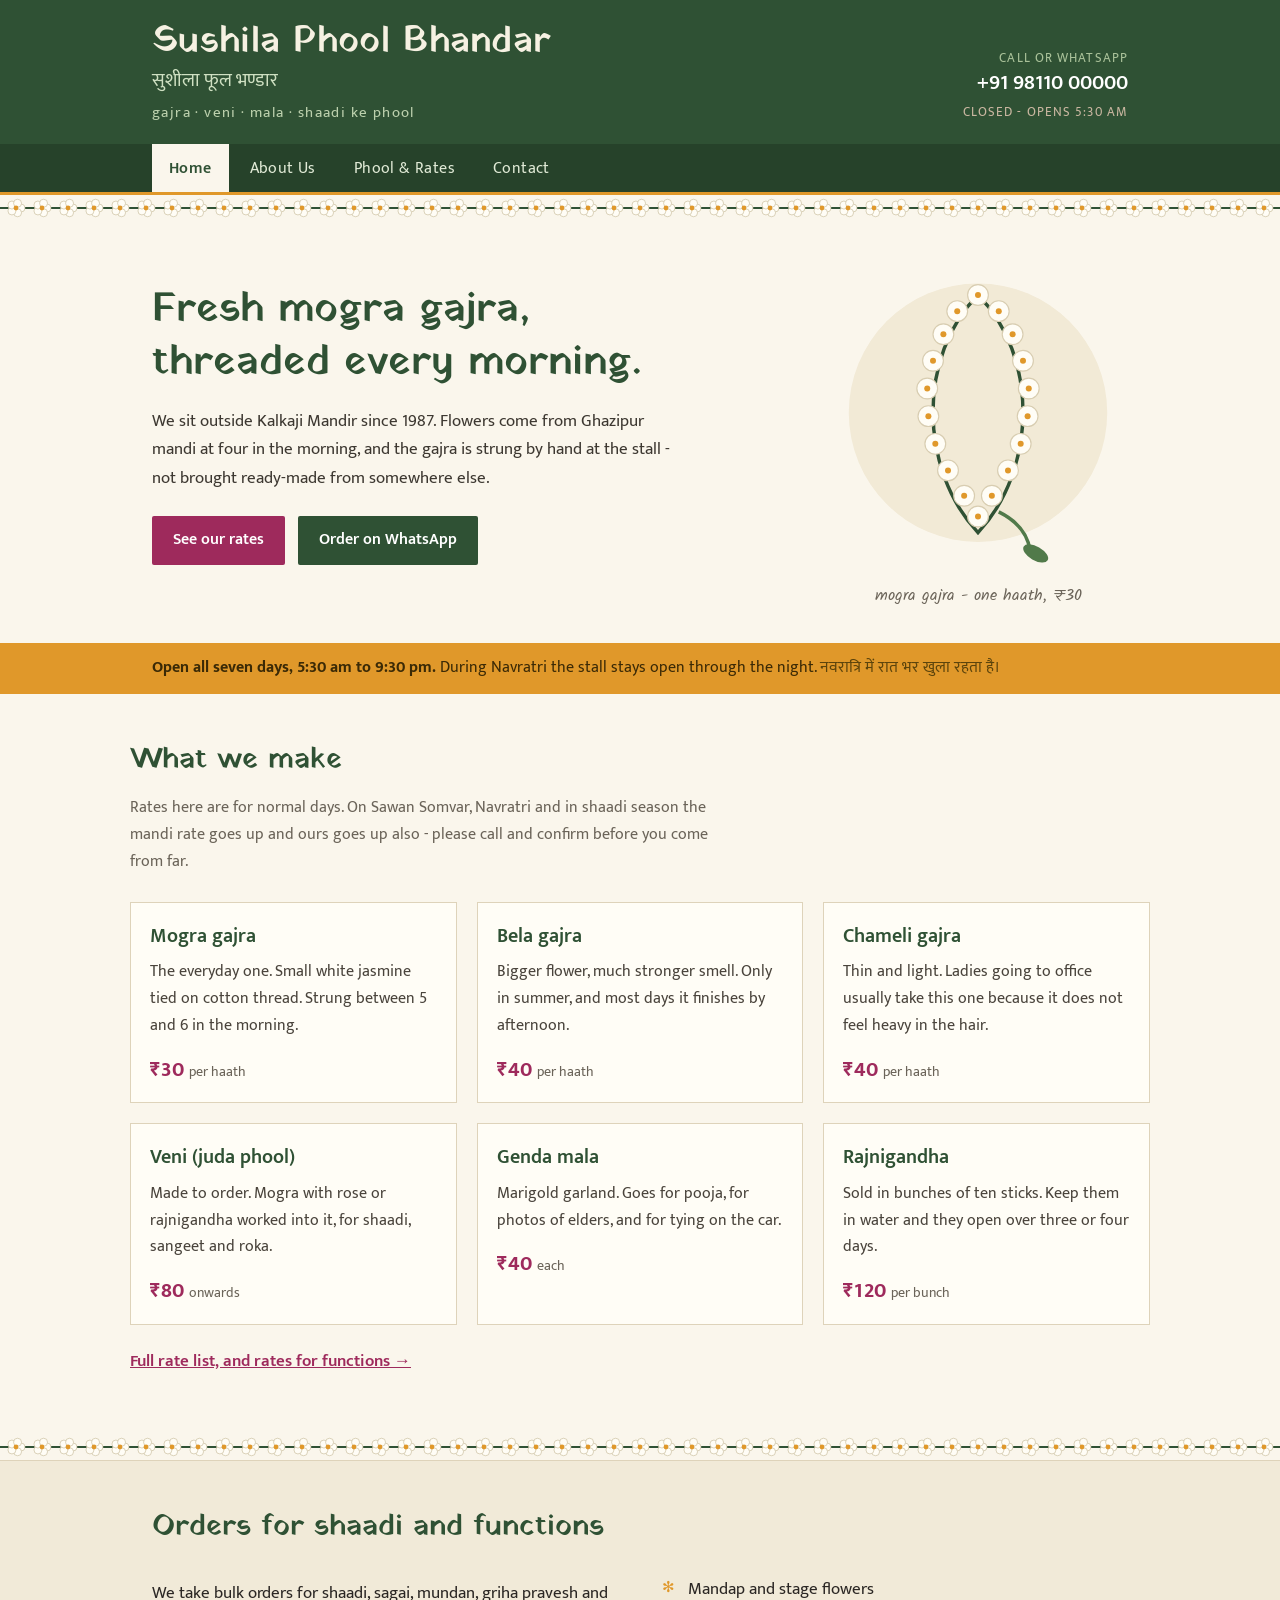
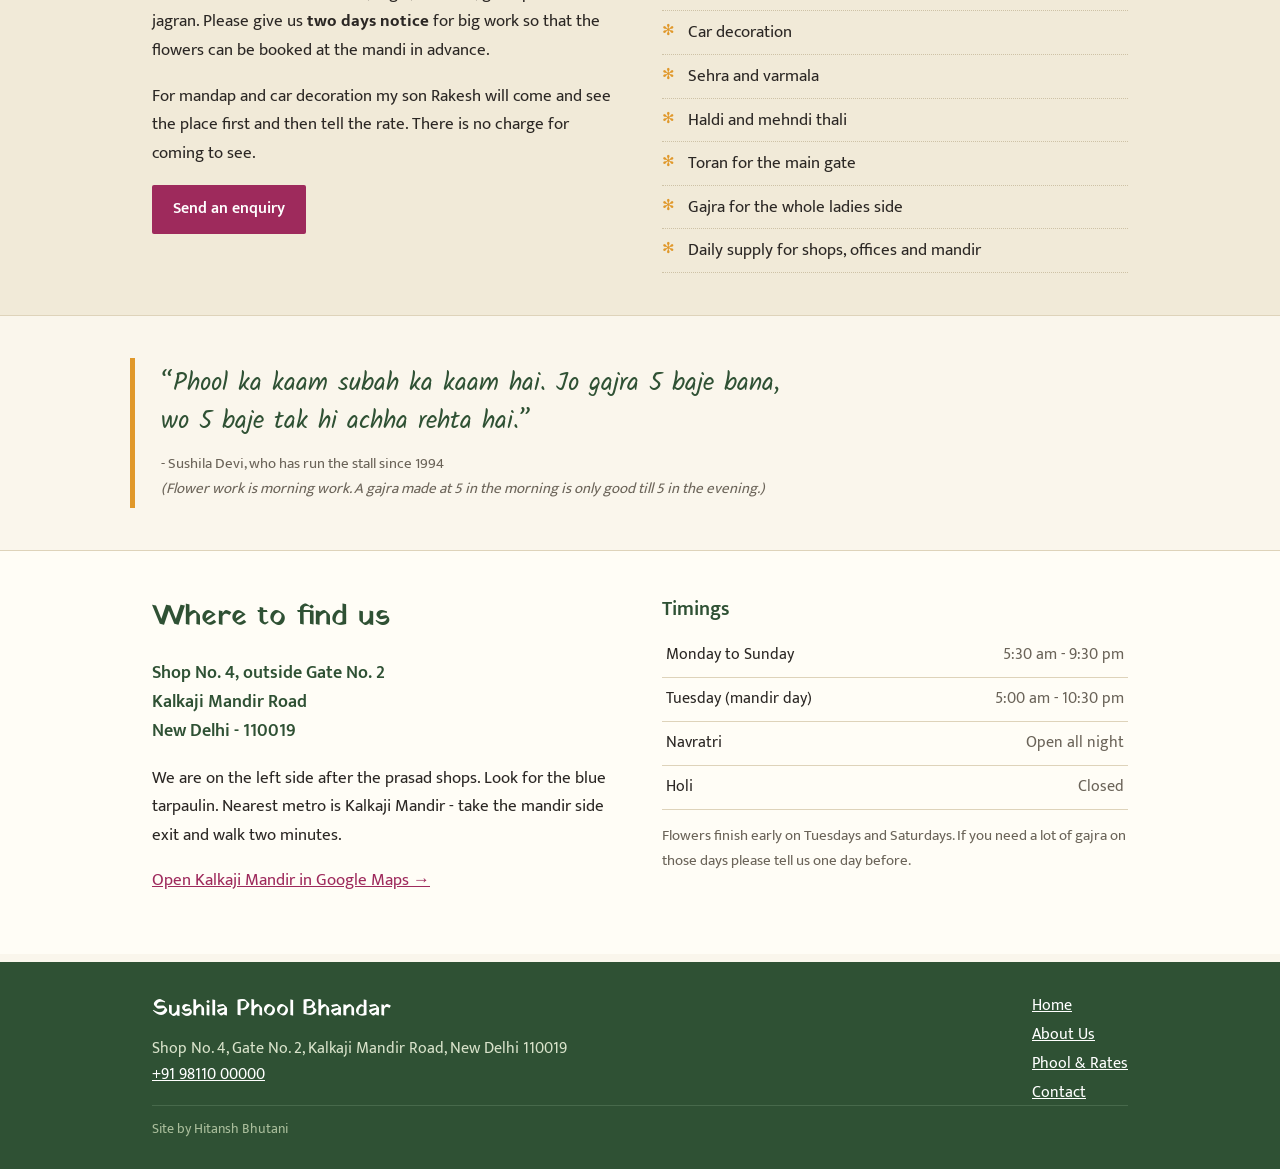
<file: index.html>
<!DOCTYPE html>
<html lang="en">
<head>
<meta charset="utf-8">
<meta name="viewport" content="width=device-width, initial-scale=1">
<title>Sushila Phool Bhandar - gajra &amp; flowers, Kalkaji, New Delhi</title>
<meta name="description" content="Fresh mogra gajra, veni, garlands and flowers for pooja and functions. Outside Kalkaji Mandir Gate No. 2, New Delhi. Open since 1987.">
<link rel="preconnect" href="https://fonts.googleapis.com">
<link rel="preconnect" href="https://fonts.gstatic.com" crossorigin>
<link href="https://fonts.googleapis.com/css2?family=Yatra+One&family=Mukta:wght@300;400;600;700&family=Kalam:wght@400;700&display=swap" rel="stylesheet">
<link rel="stylesheet" href="style.css">
<link rel="icon" href="favicon.svg" type="image/svg+xml">
</head>
<body>

<!-- nav - if you copy this into a new page remember to move the class="on" -->
<header class="hd">
  <div class="hd-inner wrap">
    <div class="hd-name">
      <a href="index.html"><h1>Sushila Phool Bhandar</h1></a>
      <p class="hd-hindi">सुशीला फूल भण्डार</p>
      <p class="hd-sub">gajra &middot; veni &middot; mala &middot; shaadi ke phool</p>
    </div>
    <div class="hd-ph">
      <span class="lbl">Call or WhatsApp</span>
      <a href="tel:+919811000000">+91 98110 00000</a>
      <span class="lbl openflag" id="openNow">Kalkaji Mandir, Gate 2</span>
    </div>
  </div>
</header>

<nav class="nav">
  <div class="wrap nav-in">
    <a href="index.html" class="on">Home</a>
    <a href="about.html">About Us</a>
    <a href="phool.html">Phool &amp; Rates</a>
    <a href="contact.html">Contact</a>
  </div>
</nav>

<div class="gajra-line"></div>

<section class="hero">
  <div class="wrap hero-in">
    <div class="hero-txt">
      <h2>Fresh mogra gajra,<br>threaded every morning.</h2>
      <p>We sit outside Kalkaji Mandir since 1987. Flowers come from Ghazipur mandi at
      four in the morning, and the gajra is strung by hand at the stall - not brought
      ready-made from somewhere else.</p>
      <p class="hero-btns">
        <a class="btn" href="phool.html">See our rates</a>
        <a class="btn btn2" href="https://wa.me/919811000000?text=Namaste%2C%20I%20want%20to%20order%20flowers." target="_blank" rel="noopener">Order on WhatsApp</a>
      </p>
    </div>
    <div class="hero-pic">
      <svg viewBox="0 0 260 262" role="img" aria-label="Drawing of a mogra gajra loop">
        <circle cx="130" cy="128" r="112" fill="#f2ead6"/>
        <path d="M130 26 C 78 78, 78 176, 130 232 C 182 176, 182 78, 130 26 Z" fill="none" stroke="#2f5134" stroke-width="3"/>
        <g fill="#fffdf6" stroke="#d8cdb1" stroke-width="1">
          <circle cx="130" cy="26" r="9"/><circle cx="112" cy="40" r="9"/><circle cx="148" cy="40" r="9"/>
          <circle cx="100" cy="60" r="9"/><circle cx="160" cy="60" r="9"/>
          <circle cx="91" cy="83" r="9"/><circle cx="169" cy="83" r="9"/>
          <circle cx="86" cy="107" r="9"/><circle cx="174" cy="107" r="9"/>
          <circle cx="87" cy="131" r="9"/><circle cx="173" cy="131" r="9"/>
          <circle cx="93" cy="155" r="9"/><circle cx="167" cy="155" r="9"/>
          <circle cx="104" cy="178" r="9"/><circle cx="156" cy="178" r="9"/>
          <circle cx="118" cy="200" r="9"/><circle cx="142" cy="200" r="9"/>
          <circle cx="130" cy="218" r="9"/>
        </g>
        <g fill="#e0982a">
          <circle cx="130" cy="26" r="2.6"/><circle cx="112" cy="40" r="2.6"/><circle cx="148" cy="40" r="2.6"/>
          <circle cx="100" cy="60" r="2.6"/><circle cx="160" cy="60" r="2.6"/>
          <circle cx="91" cy="83" r="2.6"/><circle cx="169" cy="83" r="2.6"/>
          <circle cx="86" cy="107" r="2.6"/><circle cx="174" cy="107" r="2.6"/>
          <circle cx="87" cy="131" r="2.6"/><circle cx="173" cy="131" r="2.6"/>
          <circle cx="93" cy="155" r="2.6"/><circle cx="167" cy="155" r="2.6"/>
          <circle cx="104" cy="178" r="2.6"/><circle cx="156" cy="178" r="2.6"/>
          <circle cx="118" cy="200" r="2.6"/><circle cx="142" cy="200" r="2.6"/>
          <circle cx="130" cy="218" r="2.6"/>
        </g>
        <path d="M148 214 q 24 12 27 33" fill="none" stroke="#517a4a" stroke-width="3"/>
        <ellipse cx="180" cy="250" rx="12" ry="6" fill="#517a4a" transform="rotate(30 180 250)"/>
      </svg>
      <p class="cap">mogra gajra - one haath, &#8377;30</p>
    </div>
  </div>
</section>

<section class="strip">
  <div class="wrap">
    <p><b>Open all seven days, 5:30 am to 9:30 pm.</b> During Navratri the stall stays
    open through the night. <span class="strip-hi">नवरात्रि में रात भर खुला रहता है।</span></p>
  </div>
</section>

<main>

<section class="wrap sec">
  <h3 class="sec-h">What we make</h3>
  <p class="sec-note">Rates here are for normal days. On Sawan Somvar, Navratri and in
  shaadi season the mandi rate goes up and ours goes up also - please call and confirm
  before you come from far.</p>

  <div class="grid">
    <div class="item">
      <h4>Mogra gajra</h4>
      <p>The everyday one. Small white jasmine tied on cotton thread. Strung between
      5 and 6 in the morning.</p>
      <p class="rate">&#8377;30 <span>per haath</span></p>
    </div>
    <div class="item">
      <h4>Bela gajra</h4>
      <p>Bigger flower, much stronger smell. Only in summer, and most days it finishes
      by afternoon.</p>
      <p class="rate">&#8377;40 <span>per haath</span></p>
    </div>
    <div class="item">
      <h4>Chameli gajra</h4>
      <p>Thin and light. Ladies going to office usually take this one because it does
      not feel heavy in the hair.</p>
      <p class="rate">&#8377;40 <span>per haath</span></p>
    </div>
    <div class="item">
      <h4>Veni (juda phool)</h4>
      <p>Made to order. Mogra with rose or rajnigandha worked into it, for shaadi,
      sangeet and roka.</p>
      <p class="rate">&#8377;80 <span>onwards</span></p>
    </div>
    <div class="item">
      <h4>Genda mala</h4>
      <p>Marigold garland. Goes for pooja, for photos of elders, and for tying on
      the car.</p>
      <p class="rate">&#8377;40 <span>each</span></p>
    </div>
    <div class="item">
      <h4>Rajnigandha</h4>
      <p>Sold in bunches of ten sticks. Keep them in water and they open over three
      or four days.</p>
      <p class="rate">&#8377;120 <span>per bunch</span></p>
    </div>
  </div>
  <p class="more"><a href="phool.html">Full rate list, and rates for functions &rarr;</a></p>
</section>

<div class="gajra-line"></div>

<section class="sec sec-fn">
  <div class="wrap">
    <h3 class="sec-h">Orders for shaadi and functions</h3>
    <div class="two-col">
      <div>
        <p>We take bulk orders for shaadi, sagai, mundan, griha pravesh and jagran.
        Please give us <b>two days notice</b> for big work so that the flowers can be
        booked at the mandi in advance.</p>
        <p>For mandap and car decoration my son Rakesh will come and see the place
        first and then tell the rate. There is no charge for coming to see.</p>
        <p class="hero-btns" style="margin-top:18px">
          <a class="btn" href="contact.html">Send an enquiry</a>
        </p>
      </div>
      <ul class="tick">
        <li>Mandap and stage flowers</li>
        <li>Car decoration</li>
        <li>Sehra and varmala</li>
        <li>Haldi and mehndi thali</li>
        <li>Toran for the main gate</li>
        <li>Gajra for the whole ladies side</li>
        <li>Daily supply for shops, offices and mandir</li>
      </ul>
    </div>
  </div>
</section>

<section class="wrap sec">
  <blockquote class="quote">
    <p>&ldquo;Phool ka kaam subah ka kaam hai. Jo gajra 5 baje bana, wo 5 baje tak hi
    achha rehta hai.&rdquo;</p>
    <footer>- Sushila Devi, who has run the stall since 1994
    <br><span class="tr">(Flower work is morning work. A gajra made at 5 in the morning
    is only good till 5 in the evening.)</span></footer>
  </blockquote>
</section>

<section class="sec sec-find">
  <div class="wrap two-col">
    <div>
      <h3 class="sec-h">Where to find us</h3>
      <p class="addr">
        Shop No. 4, outside Gate No. 2<br>
        Kalkaji Mandir Road<br>
        New Delhi - 110019
      </p>
      <p>We are on the left side after the prasad shops. Look for the blue tarpaulin.
      Nearest metro is Kalkaji Mandir - take the mandir side exit and walk two minutes.</p>
      <p><a href="https://www.google.com/maps/search/?api=1&amp;query=Kalkaji+Mandir+New+Delhi" target="_blank" rel="noopener">Open Kalkaji Mandir in Google Maps &rarr;</a></p>
    </div>
    <div class="hours">
      <h4>Timings</h4>
      <table class="hr-table">
        <tr><td>Monday to Sunday</td><td>5:30 am - 9:30 pm</td></tr>
        <tr><td>Tuesday (mandir day)</td><td>5:00 am - 10:30 pm</td></tr>
        <tr><td>Navratri</td><td>Open all night</td></tr>
        <tr><td>Holi</td><td>Closed</td></tr>
      </table>
      <p class="small">Flowers finish early on Tuesdays and Saturdays. If you need a lot
      of gajra on those days please tell us one day before.</p>
    </div>
  </div>
</section>

</main>

<footer class="ft">
  <div class="wrap ft-in">
    <div>
      <p class="ft-name">Sushila Phool Bhandar</p>
      <p>Shop No. 4, Gate No. 2, Kalkaji Mandir Road, New Delhi 110019<br>
      <a href="tel:+919811000000">+91 98110 00000</a></p>
    </div>
    <div class="ft-nav">
      <a href="index.html">Home</a>
      <a href="about.html">About Us</a>
      <a href="phool.html">Phool &amp; Rates</a>
      <a href="contact.html">Contact</a>
    </div>
  </div>
  <div class="wrap">
    <p class="ft-small">Site by Hitansh Bhutani</p>
  </div>
</footer>

<script src="script.js"></script>
</body>
</html>
</file>
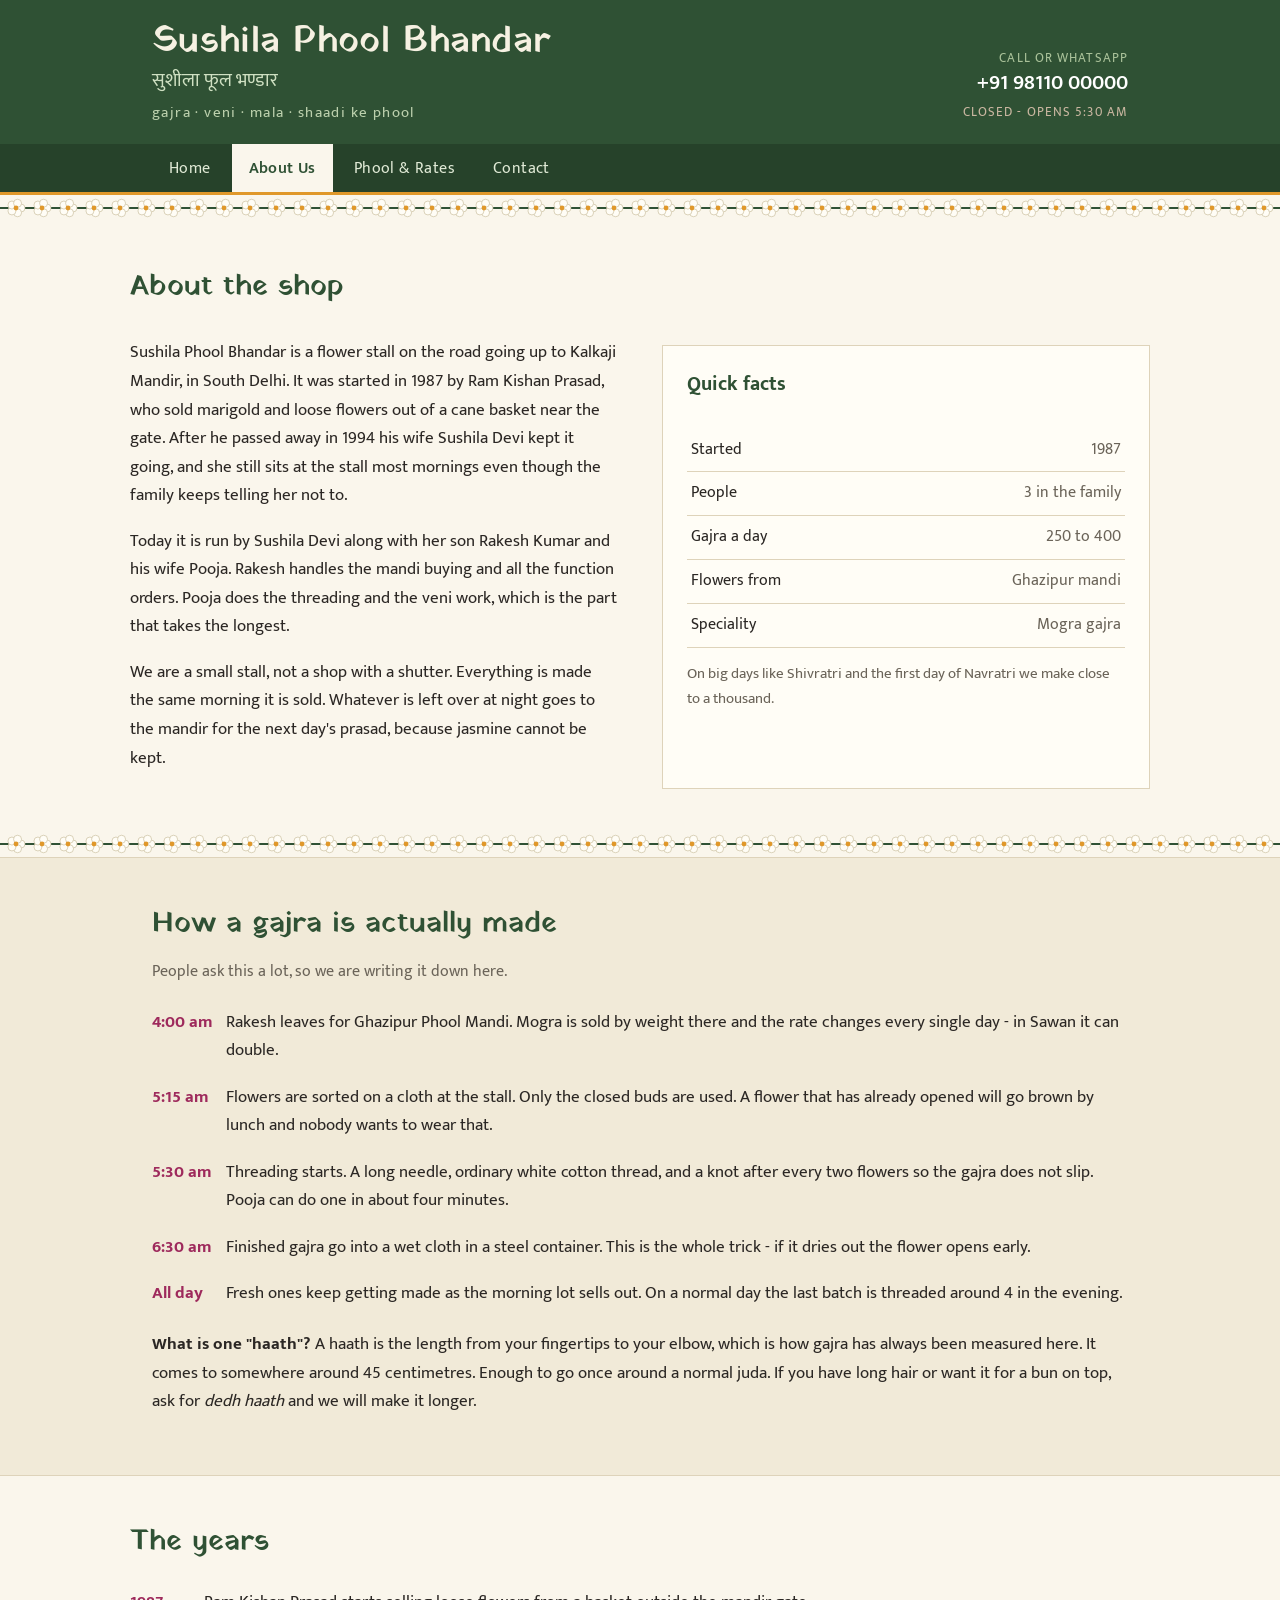
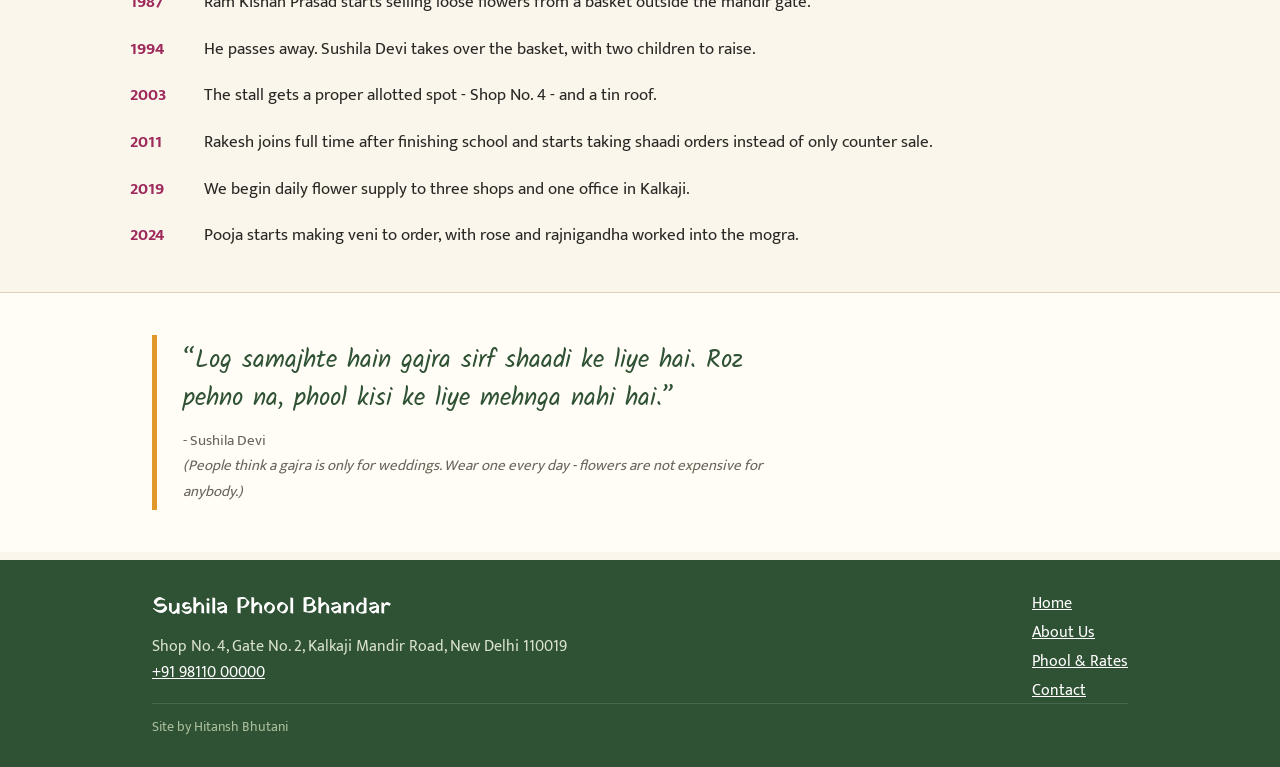
<file: about.html>
<!DOCTYPE html>
<html lang="en">
<head>
<meta charset="utf-8">
<meta name="viewport" content="width=device-width, initial-scale=1">
<title>About us - Sushila Phool Bhandar, Kalkaji</title>
<meta name="description" content="A flower stall outside Kalkaji Mandir since 1987. How we buy flowers at Ghazipur mandi and thread gajra by hand every morning.">
<link rel="preconnect" href="https://fonts.googleapis.com">
<link rel="preconnect" href="https://fonts.gstatic.com" crossorigin>
<link href="https://fonts.googleapis.com/css2?family=Yatra+One&family=Mukta:wght@300;400;600;700&family=Kalam:wght@400;700&display=swap" rel="stylesheet">
<link rel="stylesheet" href="style.css">
<link rel="icon" href="favicon.svg" type="image/svg+xml">
</head>
<body>

<header class="hd">
  <div class="hd-inner wrap">
    <div class="hd-name">
      <a href="index.html"><h1>Sushila Phool Bhandar</h1></a>
      <p class="hd-hindi">सुशीला फूल भण्डार</p>
      <p class="hd-sub">gajra &middot; veni &middot; mala &middot; shaadi ke phool</p>
    </div>
    <div class="hd-ph">
      <span class="lbl">Call or WhatsApp</span>
      <a href="tel:+919811000000">+91 98110 00000</a>
      <span class="lbl openflag" id="openNow">Kalkaji Mandir, Gate 2</span>
    </div>
  </div>
</header>

<nav class="nav">
  <div class="wrap nav-in">
    <a href="index.html">Home</a>
    <a href="about.html" class="on">About Us</a>
    <a href="phool.html">Phool &amp; Rates</a>
    <a href="contact.html">Contact</a>
  </div>
</nav>

<div class="gajra-line"></div>

<main>

<section class="wrap sec">
  <h3 class="sec-h">About the shop</h3>
  <div class="two-col">
    <div>
      <p>Sushila Phool Bhandar is a flower stall on the road going up to Kalkaji Mandir,
      in South Delhi. It was started in 1987 by Ram Kishan Prasad, who sold marigold and
      loose flowers out of a cane basket near the gate. After he passed away in 1994 his
      wife Sushila Devi kept it going, and she still sits at the stall most mornings even
      though the family keeps telling her not to.</p>

      <p>Today it is run by Sushila Devi along with her son Rakesh Kumar and his wife
      Pooja. Rakesh handles the mandi buying and all the function orders. Pooja does the
      threading and the veni work, which is the part that takes the longest.</p>

      <p>We are a small stall, not a shop with a shutter. Everything is made the same
      morning it is sold. Whatever is left over at night goes to the mandir for the next
      day's prasad, because jasmine cannot be kept.</p>
    </div>

    <div class="aboutBox">
      <h4 style="margin-top:0;color:#2f5134;font-size:20px;">Quick facts</h4>
      <table class="hr-table">
        <tr><td>Started</td><td>1987</td></tr>
        <tr><td>People</td><td>3 in the family</td></tr>
        <tr><td>Gajra a day</td><td>250 to 400</td></tr>
        <tr><td>Flowers from</td><td>Ghazipur mandi</td></tr>
        <tr><td>Speciality</td><td>Mogra gajra</td></tr>
      </table>
      <p class="small" style="margin-bottom:0">On big days like Shivratri and the first
      day of Navratri we make close to a thousand.</p>
    </div>
  </div>
</section>

<div class="gajra-line"></div>

<section class="sec sec-fn">
  <div class="wrap">
    <h3 class="sec-h">How a gajra is actually made</h3>
    <p class="sec-note">People ask this a lot, so we are writing it down here.</p>

    <ul class="years">
      <li><b>4:00 am</b> Rakesh leaves for Ghazipur Phool Mandi. Mogra is sold by weight
      there and the rate changes every single day - in Sawan it can double.</li>

      <li><b>5:15 am</b> Flowers are sorted on a cloth at the stall. Only the closed buds
      are used. A flower that has already opened will go brown by lunch and nobody wants
      to wear that.</li>

      <li><b>5:30 am</b> Threading starts. A long needle, ordinary white cotton thread,
      and a knot after every two flowers so the gajra does not slip. Pooja can do one in
      about four minutes.</li>

      <li><b>6:30 am</b> Finished gajra go into a wet cloth in a steel container. This is
      the whole trick - if it dries out the flower opens early.</li>

      <li><b>All day</b> Fresh ones keep getting made as the morning lot sells out. On a
      normal day the last batch is threaded around 4 in the evening.</li>
    </ul>

    <p style="margin-top:22px"><b>What is one "haath"?</b> A haath is the length from
    your fingertips to your elbow, which is how gajra has always been measured here. It
    comes to somewhere around 45 centimetres. Enough to go once around a normal juda. If
    you have long hair or want it for a bun on top, ask for <i>dedh haath</i> and we will
    make it longer.</p>
  </div>
</section>

<section class="wrap sec">
  <h3 class="sec-h">The years</h3>
  <ul class="years">
    <li><b>1987</b> Ram Kishan Prasad starts selling loose flowers from a basket outside
    the mandir gate.</li>
    <li><b>1994</b> He passes away. Sushila Devi takes over the basket, with two children
    to raise.</li>
    <li><b>2003</b> The stall gets a proper allotted spot - Shop No. 4 - and a tin roof.</li>
    <li><b>2011</b> Rakesh joins full time after finishing school and starts taking
    shaadi orders instead of only counter sale.</li>
    <li><b>2019</b> We begin daily flower supply to three shops and one office in
    Kalkaji.</li>
    <li><b>2024</b> Pooja starts making veni to order, with rose and rajnigandha worked
    into the mogra.</li>
  </ul>
</section>

<section class="sec sec-find">
  <div class="wrap">
    <blockquote class="quote">
      <p>&ldquo;Log samajhte hain gajra sirf shaadi ke liye hai. Roz pehno na, phool
      kisi ke liye mehnga nahi hai.&rdquo;</p>
      <footer>- Sushila Devi
      <br><span class="tr">(People think a gajra is only for weddings. Wear one every
      day - flowers are not expensive for anybody.)</span></footer>
    </blockquote>
  </div>
</section>

</main>

<footer class="ft">
  <div class="wrap ft-in">
    <div>
      <p class="ft-name">Sushila Phool Bhandar</p>
      <p>Shop No. 4, Gate No. 2, Kalkaji Mandir Road, New Delhi 110019<br>
      <a href="tel:+919811000000">+91 98110 00000</a></p>
    </div>
    <div class="ft-nav">
      <a href="index.html">Home</a>
      <a href="about.html">About Us</a>
      <a href="phool.html">Phool &amp; Rates</a>
      <a href="contact.html">Contact</a>
    </div>
  </div>
  <div class="wrap">
    <p class="ft-small">Site by Hitansh Bhutani</p>
  </div>
</footer>

<script src="script.js"></script>
</body>
</html>
</file>
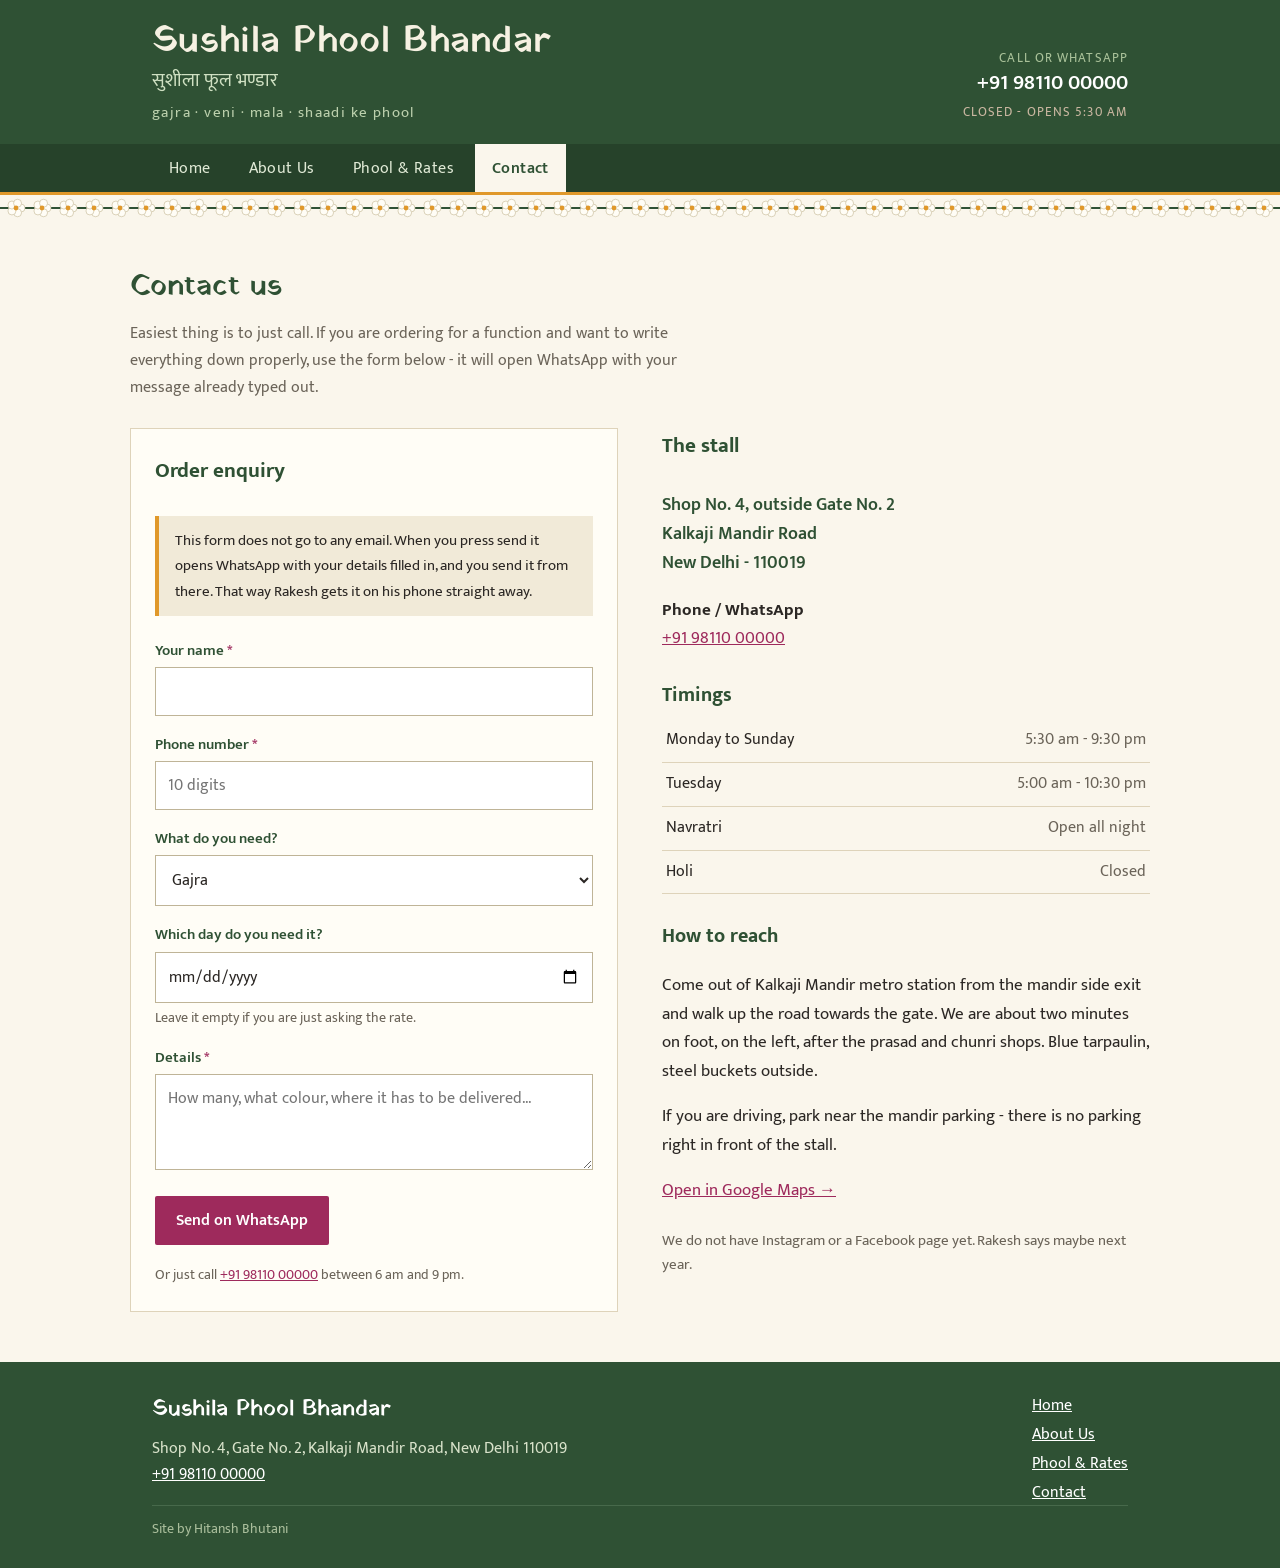
<file: contact.html>
<!DOCTYPE html>
<html lang="en">
<head>
<meta charset="utf-8">
<meta name="viewport" content="width=device-width, initial-scale=1">
<title>Contact &amp; order - Sushila Phool Bhandar, Kalkaji</title>
<meta name="description" content="Call, WhatsApp or send an order enquiry to Sushila Phool Bhandar. Shop No. 4, Gate No. 2, Kalkaji Mandir Road, New Delhi 110019.">
<link rel="preconnect" href="https://fonts.googleapis.com">
<link rel="preconnect" href="https://fonts.gstatic.com" crossorigin>
<link href="https://fonts.googleapis.com/css2?family=Yatra+One&family=Mukta:wght@300;400;600;700&family=Kalam:wght@400;700&display=swap" rel="stylesheet">
<link rel="stylesheet" href="style.css">
<link rel="icon" href="favicon.svg" type="image/svg+xml">
</head>
<body>

<header class="hd">
  <div class="hd-inner wrap">
    <div class="hd-name">
      <a href="index.html"><h1>Sushila Phool Bhandar</h1></a>
      <p class="hd-hindi">सुशीला फूल भण्डार</p>
      <p class="hd-sub">gajra &middot; veni &middot; mala &middot; shaadi ke phool</p>
    </div>
    <div class="hd-ph">
      <span class="lbl">Call or WhatsApp</span>
      <a href="tel:+919811000000">+91 98110 00000</a>
      <span class="lbl openflag" id="openNow">Kalkaji Mandir, Gate 2</span>
    </div>
  </div>
</header>

<nav class="nav">
  <div class="wrap nav-in">
    <a href="index.html">Home</a>
    <a href="about.html">About Us</a>
    <a href="phool.html">Phool &amp; Rates</a>
    <a href="contact.html" class="on">Contact</a>
  </div>
</nav>

<div class="gajra-line"></div>

<main>

<section class="wrap sec">
  <h3 class="sec-h">Contact us</h3>
  <p class="sec-note">Easiest thing is to just call. If you are ordering for a function
  and want to write everything down properly, use the form below - it will open WhatsApp
  with your message already typed out.</p>

  <div class="two-col" style="margin-top:26px">

    <div class="form-box">
      <h4 style="margin-top:0;color:#2f5134;font-size:21px;">Order enquiry</h4>
      <div class="formnote">This form does not go to any email. When you press send it
      opens WhatsApp with your details filled in, and you send it from there. That way
      Rakesh gets it on his phone straight away.</div>

      <!-- TODO: ask Rakesh if he wants a second number added here for Pooja -->
      <form id="enq" novalidate>
        <div class="field" id="f-name">
          <label for="nm">Your name <span class="req">*</span></label>
          <input type="text" id="nm" name="nm" autocomplete="name">
          <p class="err">Please write your name.</p>
        </div>

        <div class="field" id="f-ph">
          <label for="ph">Phone number <span class="req">*</span></label>
          <input type="tel" id="ph" name="ph" inputmode="numeric" autocomplete="tel" placeholder="10 digits">
          <p class="err">Please put a 10 digit mobile number.</p>
        </div>

        <div class="field">
          <label for="need">What do you need?</label>
          <select id="need" name="need">
            <option>Gajra</option>
            <option>Veni / juda phool</option>
            <option>Mala or varmala</option>
            <option>Pooja flowers</option>
            <option>Shaadi or function decoration</option>
            <option>Daily supply for shop or office</option>
            <option>Something else</option>
          </select>
        </div>

        <div class="field">
          <label for="dt">Which day do you need it?</label>
          <input type="date" id="dt" name="dt">
          <p class="hint">Leave it empty if you are just asking the rate.</p>
        </div>

        <div class="field" id="f-msg">
          <label for="msg">Details <span class="req">*</span></label>
          <textarea id="msg" name="msg" placeholder="How many, what colour, where it has to be delivered..."></textarea>
          <p class="err">Please write a line or two about what you need.</p>
        </div>

        <button type="submit" class="btn">Send on WhatsApp</button>
        <p class="hint" style="margin-top:10px">Or just call <a href="tel:+919811000000">+91 98110 00000</a> between 6 am and 9 pm.</p>
      </form>

      <div class="sent" id="sent">
        <b>WhatsApp should have opened in a new tab.</b>
        <p style="margin-bottom:0">If it did not open, your browser may have blocked the
        popup. Please call us on <a href="tel:+919811000000">+91 98110 00000</a> instead.</p>
      </div>
    </div>

    <div>
      <h4 style="color:#2f5134;font-size:21px;margin-top:0;">The stall</h4>
      <p class="addr">
        Shop No. 4, outside Gate No. 2<br>
        Kalkaji Mandir Road<br>
        New Delhi - 110019
      </p>

      <p><b>Phone / WhatsApp</b><br>
      <a href="tel:+919811000000">+91 98110 00000</a></p>

      <h4 style="color:#2f5134;font-size:20px;margin-bottom:6px;">Timings</h4>
      <table class="hr-table">
        <tr><td>Monday to Sunday</td><td>5:30 am - 9:30 pm</td></tr>
        <tr><td>Tuesday</td><td>5:00 am - 10:30 pm</td></tr>
        <tr><td>Navratri</td><td>Open all night</td></tr>
        <tr><td>Holi</td><td>Closed</td></tr>
      </table>

      <h4 style="color:#2f5134;font-size:20px;margin:26px 0 6px;">How to reach</h4>
      <p>Come out of Kalkaji Mandir metro station from the mandir side exit and walk up
      the road towards the gate. We are about two minutes on foot, on the left, after the
      prasad and chunri shops. Blue tarpaulin, steel buckets outside.</p>
      <p>If you are driving, park near the mandir parking - there is no parking right in
      front of the stall.</p>
      <p><a href="https://www.google.com/maps/search/?api=1&amp;query=Kalkaji+Mandir+New+Delhi" target="_blank" rel="noopener">Open in Google Maps &rarr;</a></p>

      <p class="small" style="margin-top:24px">We do not have Instagram or a Facebook
      page yet. Rakesh says maybe next year.</p>
    </div>

  </div>
</section>

</main>

<footer class="ft">
  <div class="wrap ft-in">
    <div>
      <p class="ft-name">Sushila Phool Bhandar</p>
      <p>Shop No. 4, Gate No. 2, Kalkaji Mandir Road, New Delhi 110019<br>
      <a href="tel:+919811000000">+91 98110 00000</a></p>
    </div>
    <div class="ft-nav">
      <a href="index.html">Home</a>
      <a href="about.html">About Us</a>
      <a href="phool.html">Phool &amp; Rates</a>
      <a href="contact.html">Contact</a>
    </div>
  </div>
  <div class="wrap">
    <p class="ft-small">Site by Hitansh Bhutani</p>
  </div>
</footer>

<script src="script.js"></script>
</body>
</html>
</file>
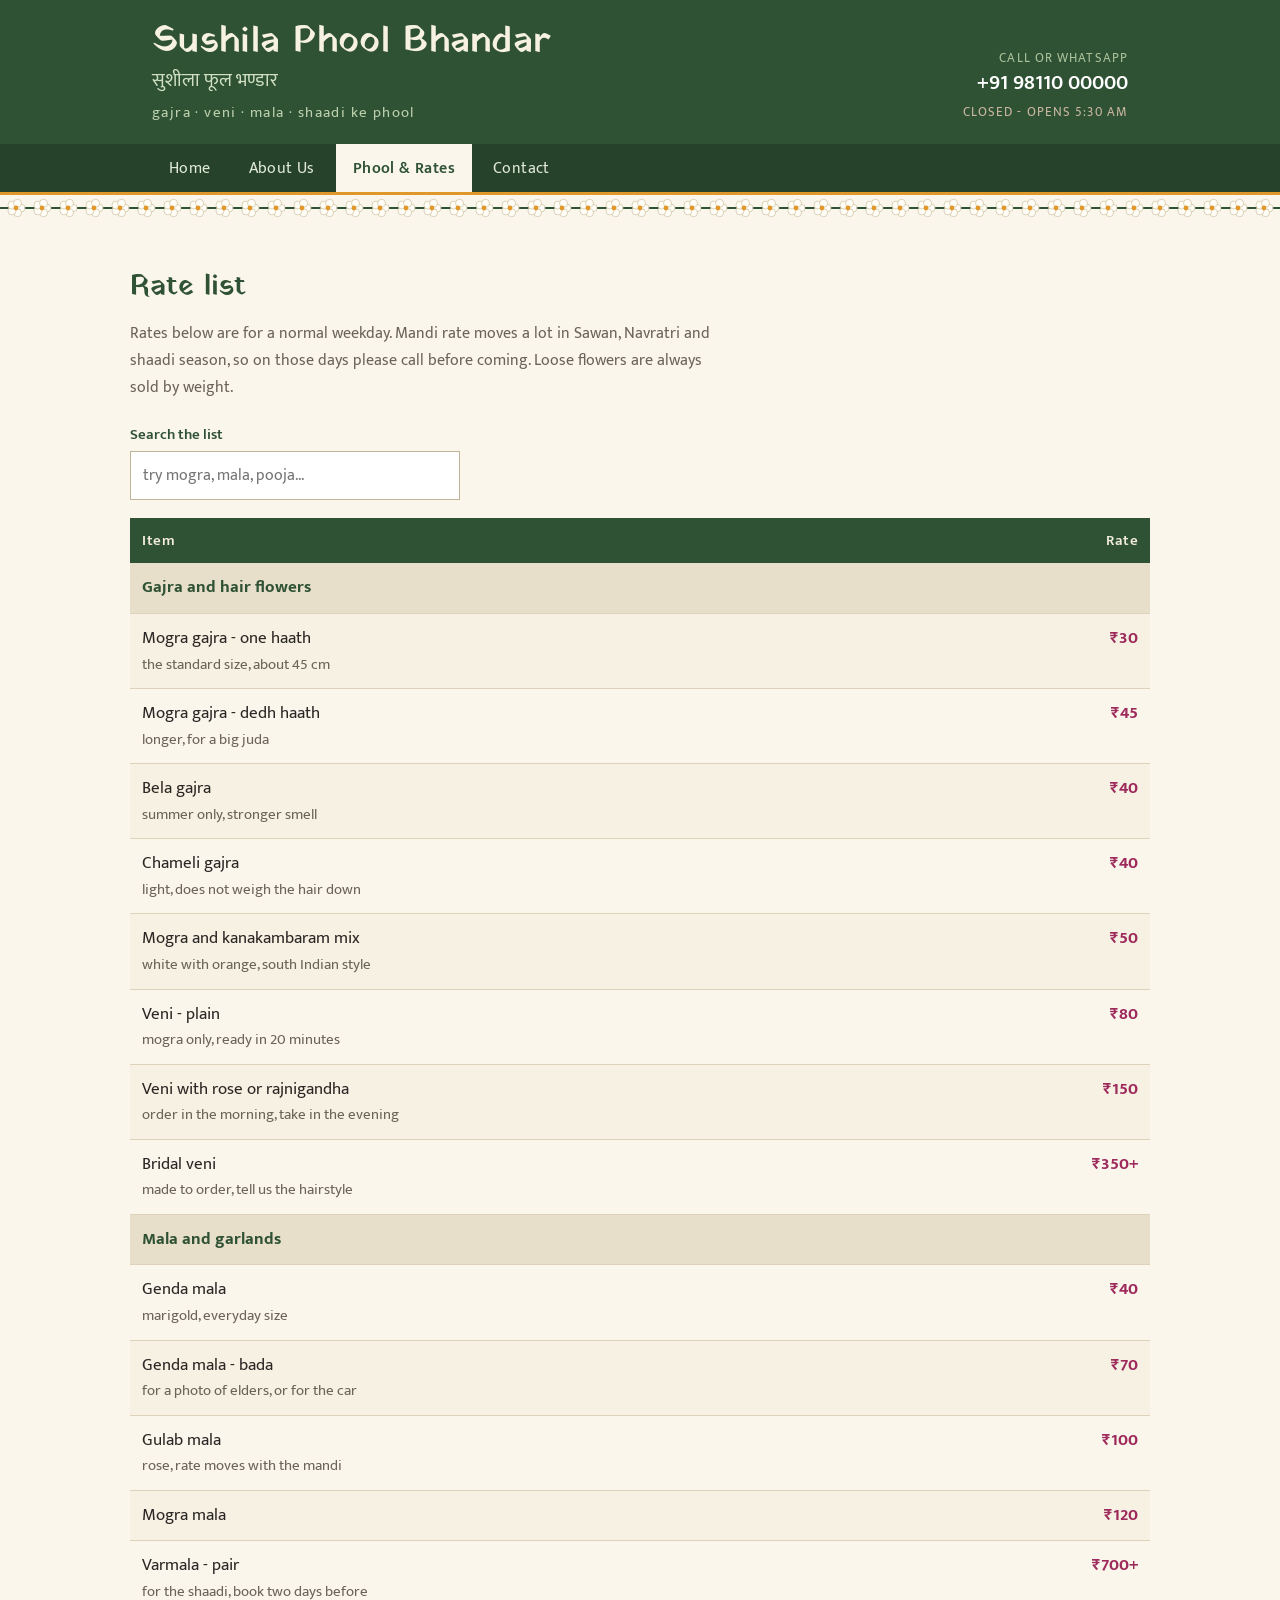
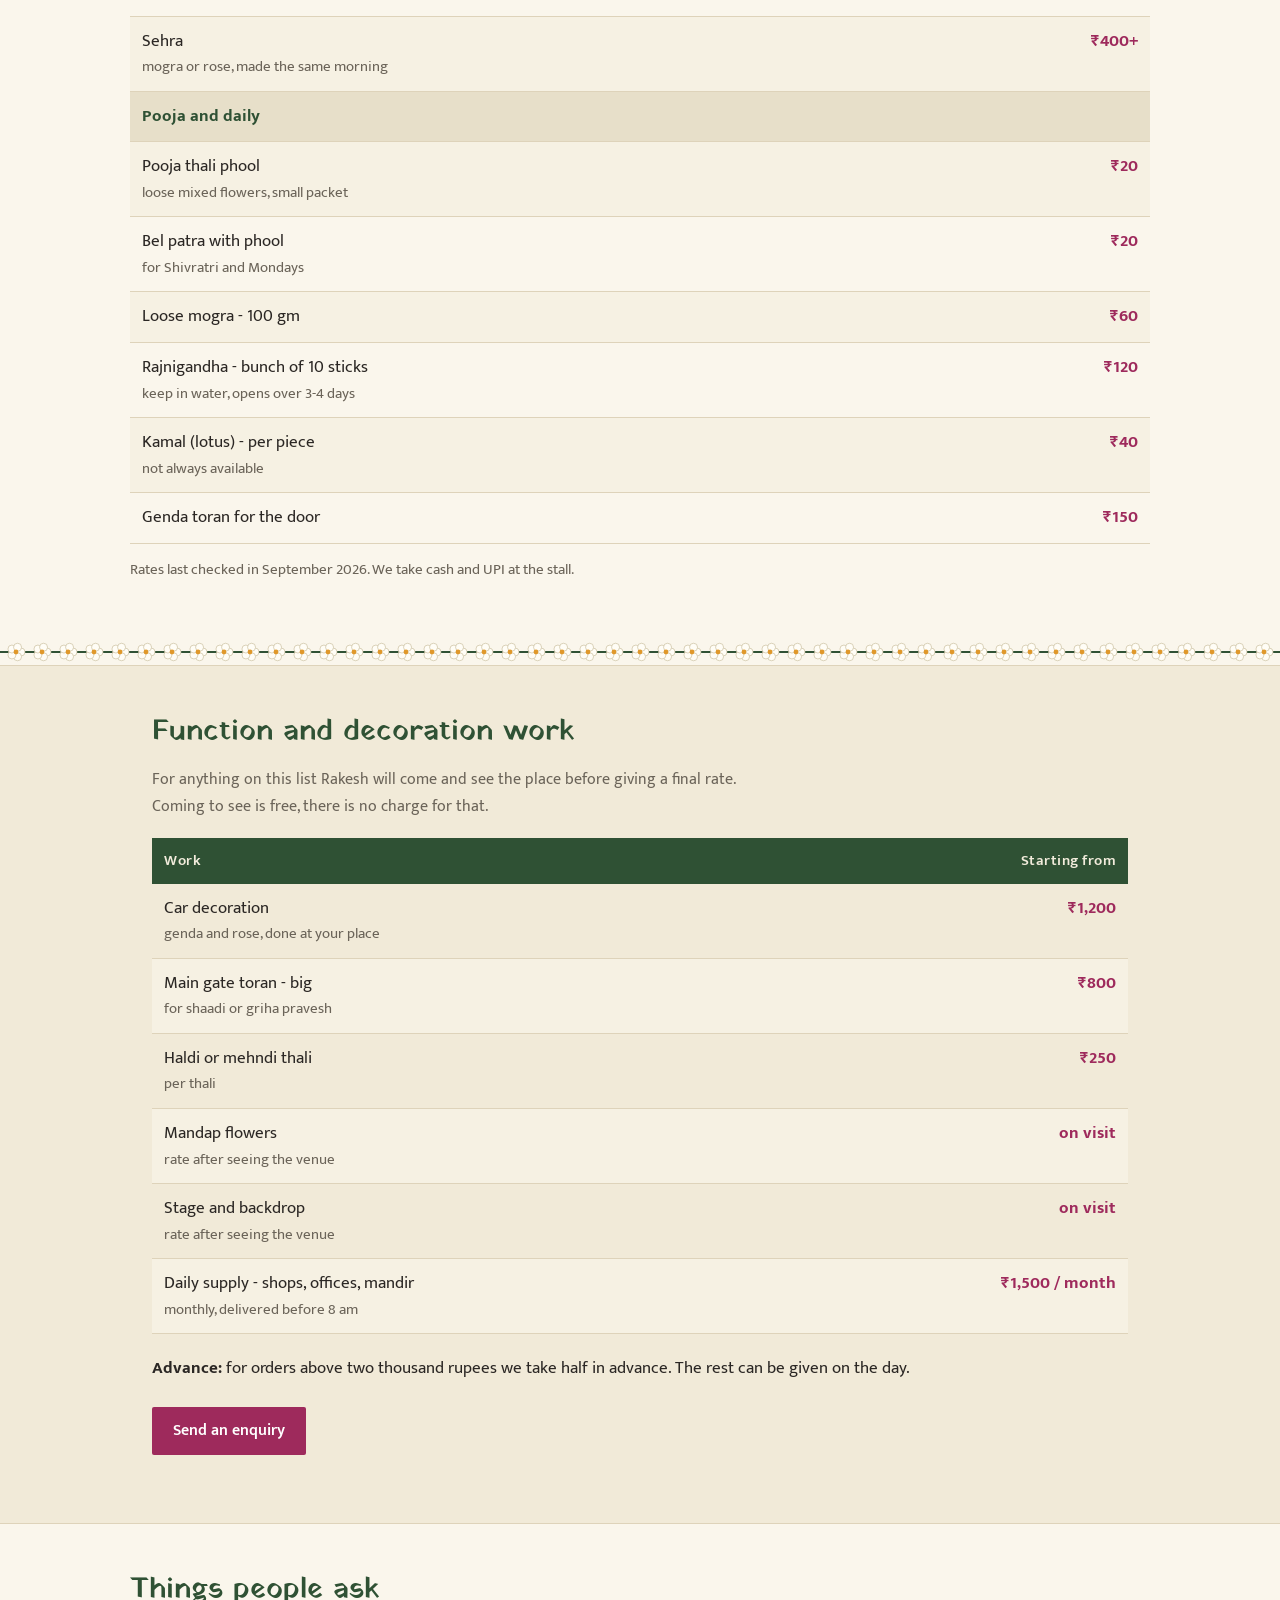
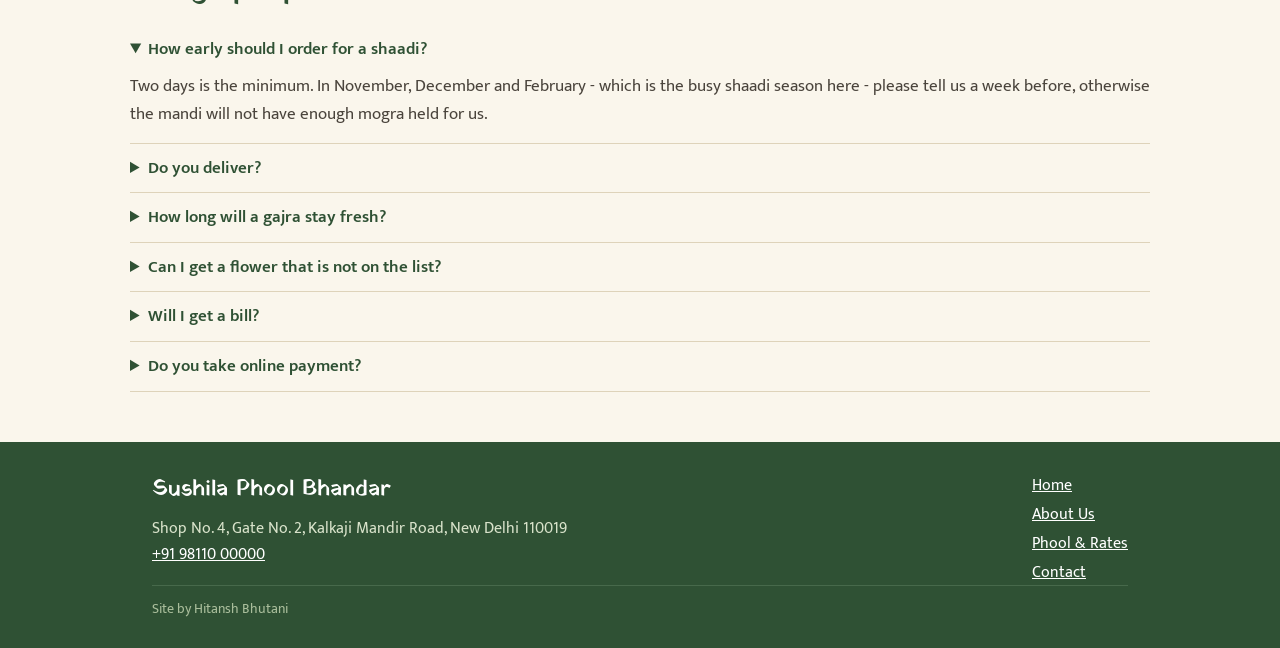
<file: phool.html>
<!DOCTYPE html>
<html lang="en">
<head>
<meta charset="utf-8">
<meta name="viewport" content="width=device-width, initial-scale=1">
<title>Phool &amp; rates - Sushila Phool Bhandar, Kalkaji</title>
<meta name="description" content="Rate list for mogra gajra, veni, garlands, pooja flowers and wedding decoration at Sushila Phool Bhandar, Kalkaji Mandir, New Delhi.">
<link rel="preconnect" href="https://fonts.googleapis.com">
<link rel="preconnect" href="https://fonts.gstatic.com" crossorigin>
<link href="https://fonts.googleapis.com/css2?family=Yatra+One&family=Mukta:wght@300;400;600;700&family=Kalam:wght@400;700&display=swap" rel="stylesheet">
<link rel="stylesheet" href="style.css">
<link rel="icon" href="favicon.svg" type="image/svg+xml">
</head>
<body>

<header class="hd">
  <div class="hd-inner wrap">
    <div class="hd-name">
      <a href="index.html"><h1>Sushila Phool Bhandar</h1></a>
      <p class="hd-hindi">सुशीला फूल भण्डार</p>
      <p class="hd-sub">gajra &middot; veni &middot; mala &middot; shaadi ke phool</p>
    </div>
    <div class="hd-ph">
      <span class="lbl">Call or WhatsApp</span>
      <a href="tel:+919811000000">+91 98110 00000</a>
      <span class="lbl openflag" id="openNow">Kalkaji Mandir, Gate 2</span>
    </div>
  </div>
</header>

<nav class="nav">
  <div class="wrap nav-in">
    <a href="index.html">Home</a>
    <a href="about.html">About Us</a>
    <a href="phool.html" class="on">Phool &amp; Rates</a>
    <a href="contact.html">Contact</a>
  </div>
</nav>

<div class="gajra-line"></div>

<main>

<section class="wrap sec">
  <h3 class="sec-h">Rate list</h3>
  <p class="sec-note">Rates below are for a normal weekday. Mandi rate moves a lot in
  Sawan, Navratri and shaadi season, so on those days please call before coming. Loose
  flowers are always sold by weight.</p>

  <div class="searchbox">
    <label for="q" style="font-weight:600;font-size:15px;display:block;margin-bottom:4px;color:#2f5134;">Search the list</label>
    <input type="text" id="q" placeholder="try mogra, mala, pooja..." autocomplete="off">
  </div>
  <div class="noresult" id="noresult">Nothing matched that. Try "gajra", "mala" or just
  call us on <a href="tel:+919811000000">+91 98110 00000</a>.</div>

  <table class="rate-table" id="rates">
    <thead>
      <tr><th>Item</th><th style="text-align:right">Rate</th></tr>
    </thead>
    <tbody>
      <tr><td colspan="2" style="background:#e7dfc9;font-weight:700;color:#2f5134;">Gajra and hair flowers</td></tr>
      <tr><td>Mogra gajra - one haath<span class="desc">the standard size, about 45 cm</span></td><td class="pr">&#8377;30</td></tr>
      <tr><td>Mogra gajra - dedh haath<span class="desc">longer, for a big juda</span></td><td class="pr">&#8377;45</td></tr>
      <tr><td>Bela gajra<span class="desc">summer only, stronger smell</span></td><td class="pr">&#8377;40</td></tr>
      <tr><td>Chameli gajra<span class="desc">light, does not weigh the hair down</span></td><td class="pr">&#8377;40</td></tr>
      <tr><td>Mogra and kanakambaram mix<span class="desc">white with orange, south Indian style</span></td><td class="pr">&#8377;50</td></tr>
      <tr><td>Veni - plain<span class="desc">mogra only, ready in 20 minutes</span></td><td class="pr">&#8377;80</td></tr>
      <tr><td>Veni with rose or rajnigandha<span class="desc">order in the morning, take in the evening</span></td><td class="pr">&#8377;150</td></tr>
      <tr><td>Bridal veni<span class="desc">made to order, tell us the hairstyle</span></td><td class="pr">&#8377;350+</td></tr>

      <tr><td colspan="2" style="background:#e7dfc9;font-weight:700;color:#2f5134;">Mala and garlands</td></tr>
      <tr><td>Genda mala<span class="desc">marigold, everyday size</span></td><td class="pr">&#8377;40</td></tr>
      <tr><td>Genda mala - bada<span class="desc">for a photo of elders, or for the car</span></td><td class="pr">&#8377;70</td></tr>
      <tr><td>Gulab mala<span class="desc">rose, rate moves with the mandi</span></td><td class="pr">&#8377;100</td></tr>
      <tr><td>Mogra mala</td><td class="pr">&#8377;120</td></tr>
      <tr><td>Varmala - pair<span class="desc">for the shaadi, book two days before</span></td><td class="pr">&#8377;700+</td></tr>
      <tr><td>Sehra<span class="desc">mogra or rose, made the same morning</span></td><td class="pr">&#8377;400+</td></tr>

      <tr><td colspan="2" style="background:#e7dfc9;font-weight:700;color:#2f5134;">Pooja and daily</td></tr>
      <tr><td>Pooja thali phool<span class="desc">loose mixed flowers, small packet</span></td><td class="pr">&#8377;20</td></tr>
      <tr><td>Bel patra with phool<span class="desc">for Shivratri and Mondays</span></td><td class="pr">&#8377;20</td></tr>
      <tr><td>Loose mogra - 100 gm</td><td class="pr">&#8377;60</td></tr>
      <tr><td>Rajnigandha - bunch of 10 sticks<span class="desc">keep in water, opens over 3-4 days</span></td><td class="pr">&#8377;120</td></tr>
      <tr><td>Kamal (lotus) - per piece<span class="desc">not always available</span></td><td class="pr">&#8377;40</td></tr>
      <tr><td>Genda toran for the door</td><td class="pr">&#8377;150</td></tr>
    </tbody>
  </table>

  <p class="small" style="margin-top:14px">Rates last checked in September 2026. We take
  cash and UPI at the stall.</p>
</section>

<div class="gajra-line"></div>

<section class="sec sec-fn">
  <div class="wrap">
    <h3 class="sec-h">Function and decoration work</h3>
    <p class="sec-note">For anything on this list Rakesh will come and see the place
    before giving a final rate. Coming to see is free, there is no charge for that.</p>

    <table class="rate-table">
      <thead>
        <tr><th>Work</th><th style="text-align:right">Starting from</th></tr>
      </thead>
      <tbody>
        <tr><td>Car decoration<span class="desc">genda and rose, done at your place</span></td><td class="pr">&#8377;1,200</td></tr>
        <tr><td>Main gate toran - big<span class="desc">for shaadi or griha pravesh</span></td><td class="pr">&#8377;800</td></tr>
        <tr><td>Haldi or mehndi thali<span class="desc">per thali</span></td><td class="pr">&#8377;250</td></tr>
        <tr><td>Mandap flowers<span class="desc">rate after seeing the venue</span></td><td class="pr">on visit</td></tr>
        <tr><td>Stage and backdrop<span class="desc">rate after seeing the venue</span></td><td class="pr">on visit</td></tr>
        <tr><td>Daily supply - shops, offices, mandir<span class="desc">monthly, delivered before 8 am</span></td><td class="pr">&#8377;1,500 / month</td></tr>
      </tbody>
    </table>

    <p style="margin-top:20px"><b>Advance:</b> for orders above two thousand rupees we
    take half in advance. The rest can be given on the day.</p>
    <p class="hero-btns"><a class="btn" href="contact.html">Send an enquiry</a></p>
  </div>
</section>

<section class="wrap sec">
  <h3 class="sec-h">Things people ask</h3>

  <details class="faq" open>
    <summary>How early should I order for a shaadi?</summary>
    <p>Two days is the minimum. In November, December and February - which is the busy
    shaadi season here - please tell us a week before, otherwise the mandi will not have
    enough mogra held for us.</p>
  </details>

  <details class="faq">
    <summary>Do you deliver?</summary>
    <p>For orders above &#8377;500 we deliver free in Kalkaji, Govindpuri, CR Park and
    Nehru Place. Beyond that we can send it by auto but the auto fare has to be paid by
    you. Small counter items like one gajra you will have to come and take.</p>
  </details>

  <details class="faq">
    <summary>How long will a gajra stay fresh?</summary>
    <p>One day, that is all. Wrap it in newspaper, sprinkle a little water, and keep it
    in the fridge - the normal part, not the freezer. Do not keep it in a plastic bag
    tied shut, it turns brown.</p>
  </details>

  <details class="faq">
    <summary>Can I get a flower that is not on the list?</summary>
    <p>Tell us one day before. If it is in season Rakesh will get it from Ghazipur.
    Orchid, lily and such things we can arrange but the rate is much higher.</p>
  </details>

  <details class="faq">
    <summary>Will I get a bill?</summary>
    <p>We give a hand written bill with the stall stamp, which most offices accept for
    reimbursement. We are not GST registered so a GST invoice is not possible.</p>
  </details>

  <details class="faq">
    <summary>Do you take online payment?</summary>
    <p>Yes, UPI at the stall. For advance on a big order we can send a UPI request on
    WhatsApp. We do not take card.</p>
  </details>
</section>

</main>

<footer class="ft">
  <div class="wrap ft-in">
    <div>
      <p class="ft-name">Sushila Phool Bhandar</p>
      <p>Shop No. 4, Gate No. 2, Kalkaji Mandir Road, New Delhi 110019<br>
      <a href="tel:+919811000000">+91 98110 00000</a></p>
    </div>
    <div class="ft-nav">
      <a href="index.html">Home</a>
      <a href="about.html">About Us</a>
      <a href="phool.html">Phool &amp; Rates</a>
      <a href="contact.html">Contact</a>
    </div>
  </div>
  <div class="wrap">
    <p class="ft-small">Site by Hitansh Bhutani</p>
  </div>
</footer>

<script src="script.js"></script>
</body>
</html>
</file>
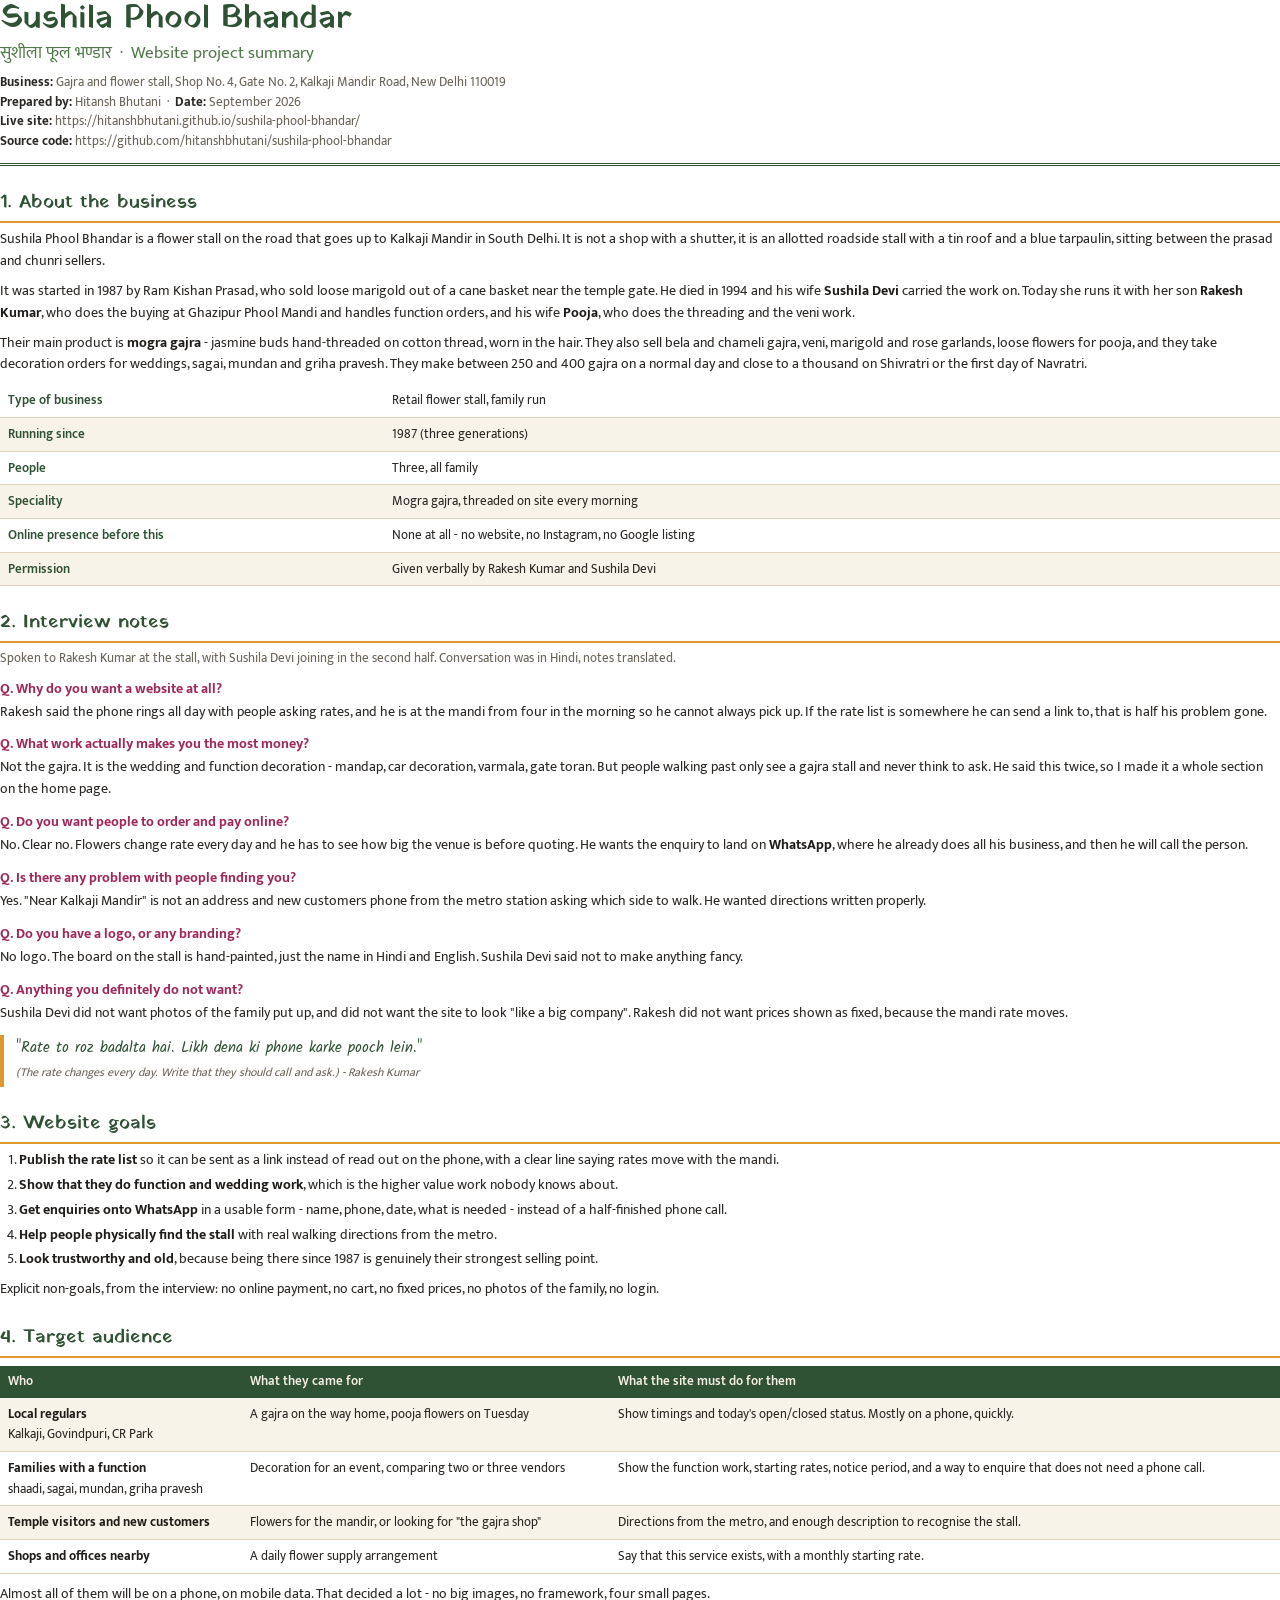
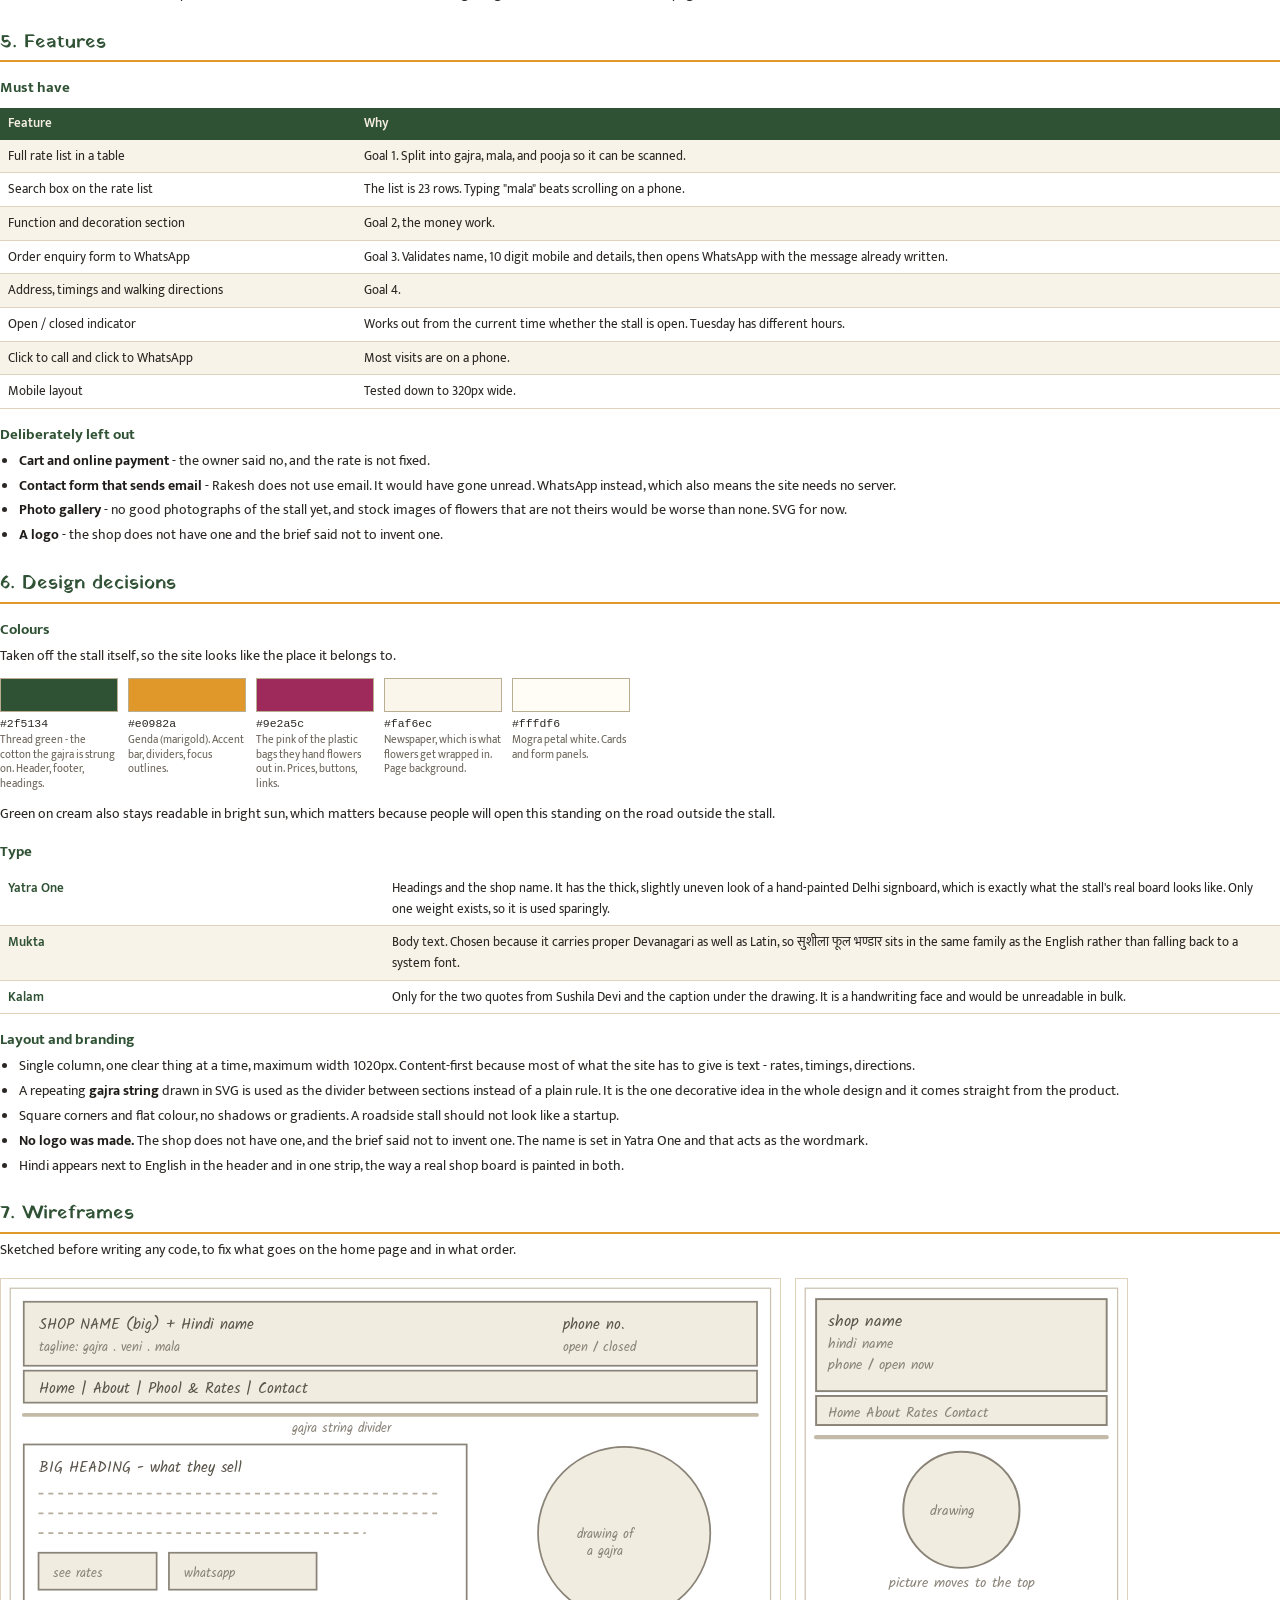
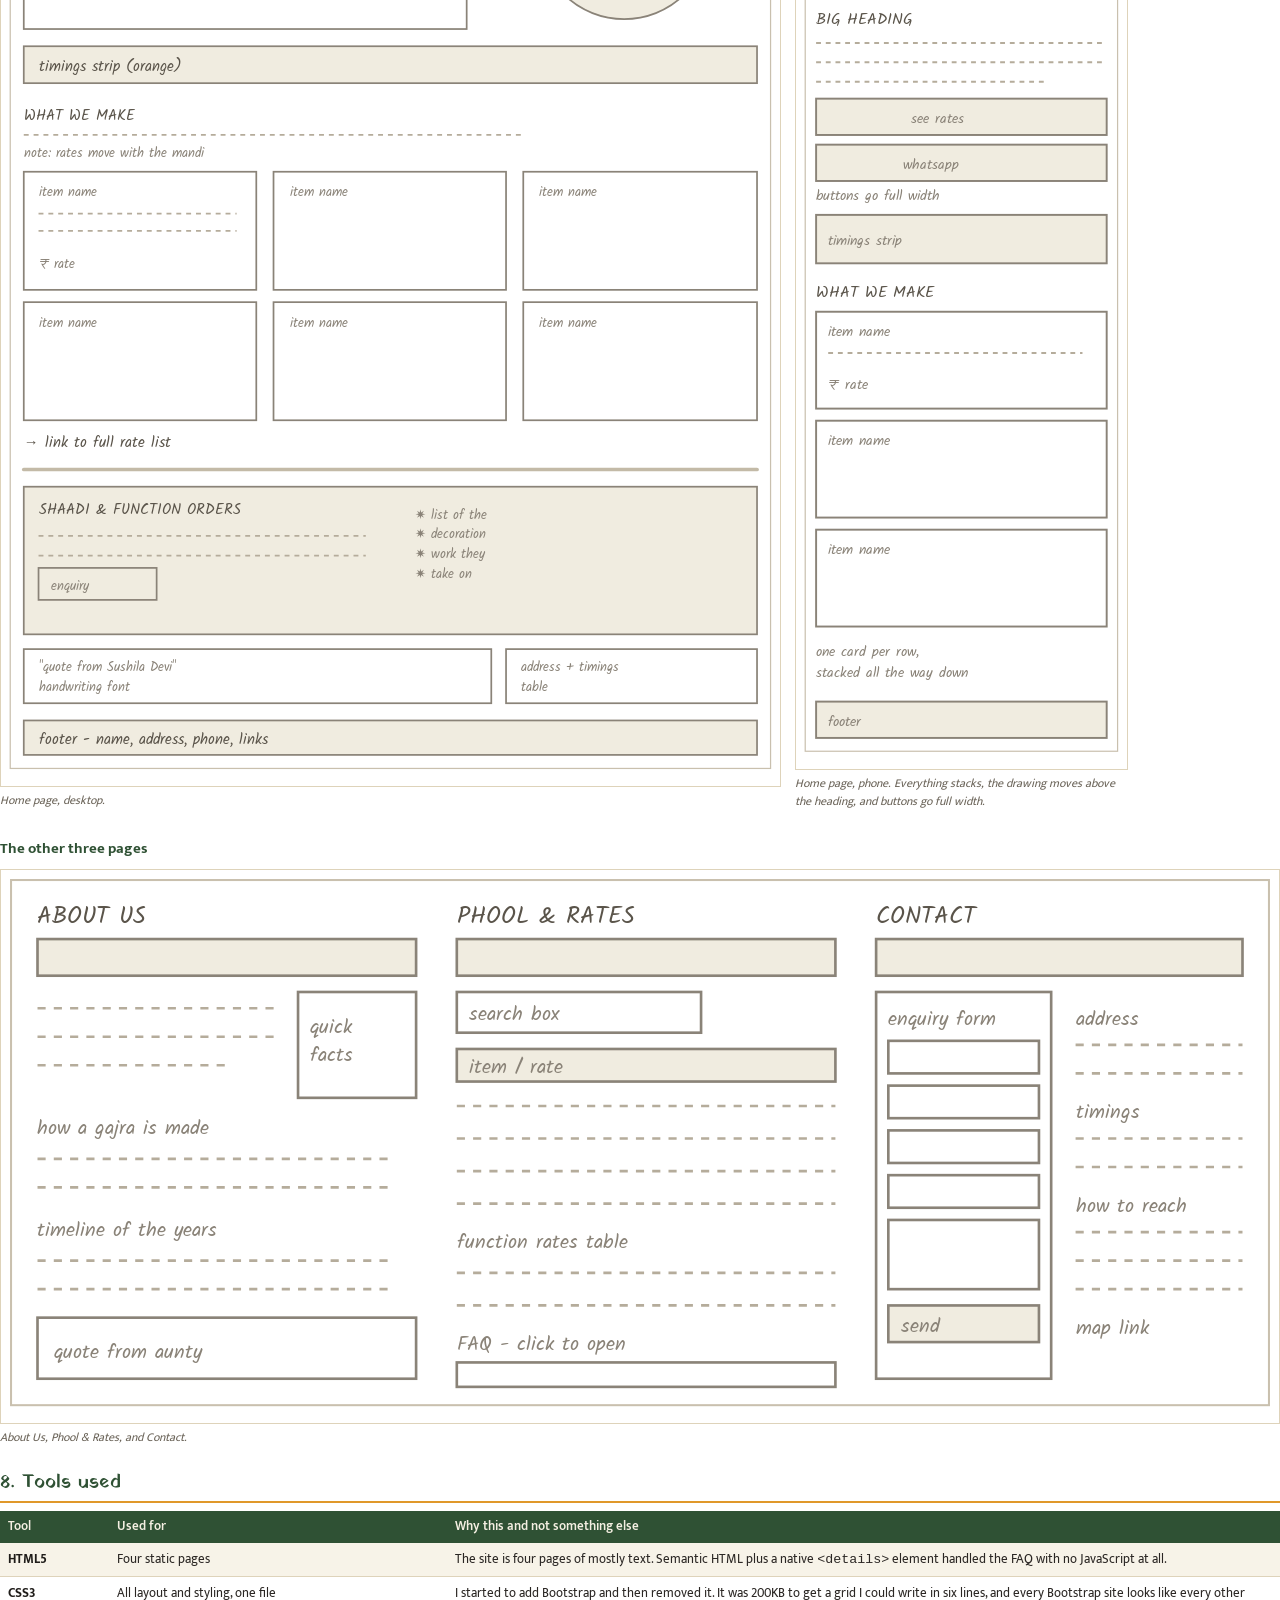
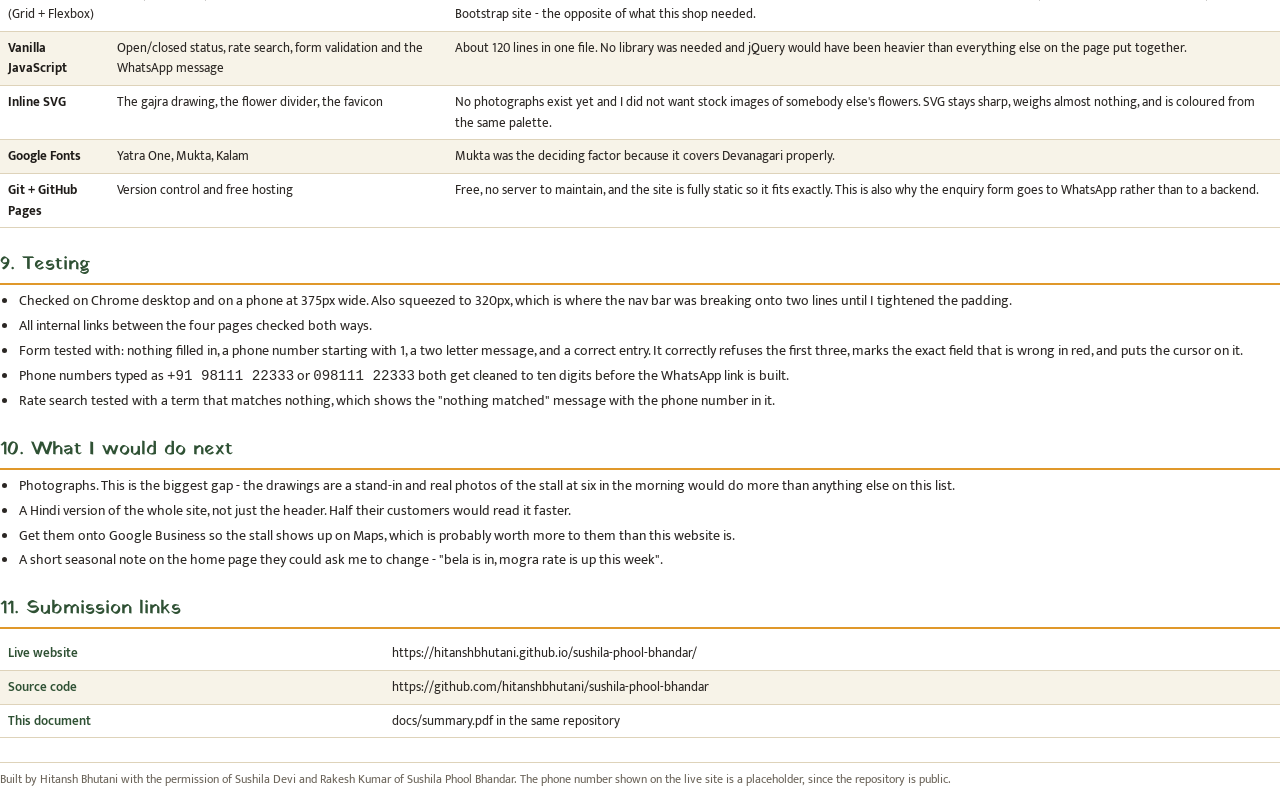
<file: docs/summary.html>
<!DOCTYPE html>
<html lang="en">
<head>
<meta charset="utf-8">
<title>Sushila Phool Bhandar - project summary</title>
<link href="https://fonts.googleapis.com/css2?family=Yatra+One&family=Mukta:wght@300;400;600;700&family=Kalam:wght@400;700&display=swap" rel="stylesheet">
<style>
@page { size: A4; margin: 16mm 15mm; }

*{ box-sizing:border-box; }
html{ color-scheme:light; }
body{
  font-family:'Mukta','Segoe UI',Arial,sans-serif;
  font-size:10.6pt;
  line-height:1.55;
  color:#2b2724;
  background:#fff;
  margin:0;
}
h1{
  font-family:'Yatra One',cursive;
  font-weight:400;
  font-size:24pt;
  color:#2f5134;
  margin:0 0 2px;
  line-height:1.2;
}
h2{
  font-family:'Yatra One',cursive;
  font-weight:400;
  font-size:14.5pt;
  color:#2f5134;
  margin:22px 0 6px;
  border-bottom:2px solid #e0982a;
  padding-bottom:3px;
}
h3{ font-size:11.5pt; color:#2f5134; margin:14px 0 4px; }
p{ margin:0 0 8px; }
ul,ol{ margin:0 0 8px; padding-left:19px; }
li{ margin-bottom:3px; }
b{ color:#1f1c19; }

.cover{
  border-bottom:3px double #2f5134;
  padding-bottom:12px;
  margin-bottom:6px;
}
.hindi{ font-size:13pt; color:#517a4a; margin:0 0 4px; }
.meta{ font-size:9.4pt; color:#6b6459; margin:6px 0 0; }
.meta b{ color:#2b2724; }

table{ width:100%; border-collapse:collapse; font-size:10pt; margin:8px 0 10px; }
th{
  background:#2f5134; color:#f4efe2; text-align:left;
  padding:6px 8px; font-weight:600; font-size:9.4pt;
}
td{ padding:6px 8px; border-bottom:1px solid #ded3ba; vertical-align:top; }
tr:nth-child(even) td{ background:#f7f3e8; }
td.k{ width:30%; font-weight:600; color:#2f5134; }

.box{
  background:#faf6ec; border:1px solid #ded3ba;
  padding:11px 14px; margin:10px 0;
}
.quote{
  font-family:'Kalam',cursive; font-size:11.5pt; color:#2f5134;
  border-left:4px solid #e0982a; padding:2px 0 2px 12px; margin:10px 0;
}
.qa{ margin-bottom:11px; }
.qa .q{ font-weight:700; color:#9e2a5c; margin:0 0 1px; }
.qa .a{ margin:0; }

.sw-row{ display:flex; gap:10px; margin:10px 0 4px; flex-wrap:wrap; }
.sw{ width:118px; }
.sw .chip{ height:34px; border:1px solid #b9ad92; }
.sw .hex{ font-size:8.6pt; font-family:'Courier New',monospace; margin:3px 0 0; }
.sw .nm{ font-size:8.6pt; color:#6b6459; line-height:1.3; }

.wf{ border:1px solid #ded3ba; background:#fff; padding:8px; margin:8px 0 4px; page-break-inside:avoid; }
.wfcap{ font-size:9pt; color:#6b6459; margin:0 0 12px; font-style:italic; }
.wfpair{ display:flex; gap:14px; align-items:flex-start; page-break-inside:avoid; }

.pb{ page-break-before:always; }
.avoid{ page-break-inside:avoid; }
.foot{
  margin-top:24px; border-top:1px solid #ded3ba; padding-top:8px;
  font-size:8.8pt; color:#6b6459;
}
a{ color:#9e2a5c; }
</style>
</head>
<body>

<div class="cover">
  <h1>Sushila Phool Bhandar</h1>
  <p class="hindi">सुशीला फूल भण्डार &nbsp;&middot;&nbsp; Website project summary</p>
  <p class="meta">
    <b>Business:</b> Gajra and flower stall, Shop No. 4, Gate No. 2, Kalkaji Mandir Road, New Delhi 110019<br>
    <b>Prepared by:</b> Hitansh Bhutani &nbsp;&middot;&nbsp; <b>Date:</b> September 2026<br>
    <b>Live site:</b> https://hitanshbhutani.github.io/sushila-phool-bhandar/<br>
    <b>Source code:</b> https://github.com/hitanshbhutani/sushila-phool-bhandar
  </p>
</div>

<h2>1. About the business</h2>

<p>Sushila Phool Bhandar is a flower stall on the road that goes up to Kalkaji Mandir in
South Delhi. It is not a shop with a shutter, it is an allotted roadside stall with a tin
roof and a blue tarpaulin, sitting between the prasad and chunri sellers.</p>

<p>It was started in 1987 by Ram Kishan Prasad, who sold loose marigold out of a cane
basket near the temple gate. He died in 1994 and his wife <b>Sushila Devi</b> carried the
work on. Today she runs it with her son <b>Rakesh Kumar</b>, who does the buying at
Ghazipur Phool Mandi and handles function orders, and his wife <b>Pooja</b>, who does the
threading and the veni work.</p>

<p>Their main product is <b>mogra gajra</b> - jasmine buds hand-threaded on cotton thread,
worn in the hair. They also sell bela and chameli gajra, veni, marigold and rose garlands,
loose flowers for pooja, and they take decoration orders for weddings, sagai, mundan and
griha pravesh. They make between 250 and 400 gajra on a normal day and close to a thousand
on Shivratri or the first day of Navratri.</p>

<table>
  <tr><td class="k">Type of business</td><td>Retail flower stall, family run</td></tr>
  <tr><td class="k">Running since</td><td>1987 (three generations)</td></tr>
  <tr><td class="k">People</td><td>Three, all family</td></tr>
  <tr><td class="k">Speciality</td><td>Mogra gajra, threaded on site every morning</td></tr>
  <tr><td class="k">Online presence before this</td><td>None at all - no website, no Instagram, no Google listing</td></tr>
  <tr><td class="k">Permission</td><td>Given verbally by Rakesh Kumar and Sushila Devi</td></tr>
</table>

<h2>2. Interview notes</h2>

<p class="meta" style="margin-bottom:10px">Spoken to Rakesh Kumar at the stall, with
Sushila Devi joining in the second half. Conversation was in Hindi, notes translated.</p>

<div class="qa">
  <p class="q">Q. Why do you want a website at all?</p>
  <p class="a">Rakesh said the phone rings all day with people asking rates, and he is at
  the mandi from four in the morning so he cannot always pick up. If the rate list is
  somewhere he can send a link to, that is half his problem gone.</p>
</div>

<div class="qa">
  <p class="q">Q. What work actually makes you the most money?</p>
  <p class="a">Not the gajra. It is the wedding and function decoration - mandap, car
  decoration, varmala, gate toran. But people walking past only see a gajra stall and
  never think to ask. He said this twice, so I made it a whole section on the home page.</p>
</div>

<div class="qa">
  <p class="q">Q. Do you want people to order and pay online?</p>
  <p class="a">No. Clear no. Flowers change rate every day and he has to see how big the
  venue is before quoting. He wants the enquiry to land on <b>WhatsApp</b>, where he
  already does all his business, and then he will call the person.</p>
</div>

<div class="qa">
  <p class="q">Q. Is there any problem with people finding you?</p>
  <p class="a">Yes. "Near Kalkaji Mandir" is not an address and new customers phone from
  the metro station asking which side to walk. He wanted directions written properly.</p>
</div>

<div class="qa">
  <p class="q">Q. Do you have a logo, or any branding?</p>
  <p class="a">No logo. The board on the stall is hand-painted, just the name in Hindi and
  English. Sushila Devi said not to make anything fancy.</p>
</div>

<div class="qa">
  <p class="q">Q. Anything you definitely do not want?</p>
  <p class="a">Sushila Devi did not want photos of the family put up, and did not want the
  site to look "like a big company". Rakesh did not want prices shown as fixed, because
  the mandi rate moves.</p>
</div>

<div class="quote">"Rate to roz badalta hai. Likh dena ki phone karke pooch lein."<br>
<span style="font-size:9pt;font-family:Mukta,sans-serif;font-style:italic;color:#6b6459;">
(The rate changes every day. Write that they should call and ask.) - Rakesh Kumar</span></div>

<h2 class="pb">3. Website goals</h2>

<ol>
  <li><b>Publish the rate list</b> so it can be sent as a link instead of read out on the
  phone, with a clear line saying rates move with the mandi.</li>
  <li><b>Show that they do function and wedding work</b>, which is the higher value work
  nobody knows about.</li>
  <li><b>Get enquiries onto WhatsApp</b> in a usable form - name, phone, date, what is
  needed - instead of a half-finished phone call.</li>
  <li><b>Help people physically find the stall</b> with real walking directions from the
  metro.</li>
  <li><b>Look trustworthy and old</b>, because being there since 1987 is genuinely their
  strongest selling point.</li>
</ol>

<p>Explicit non-goals, from the interview: no online payment, no cart, no fixed prices, no
photos of the family, no login.</p>

<h2>4. Target audience</h2>

<table>
  <tr><th>Who</th><th>What they came for</th><th>What the site must do for them</th></tr>
  <tr>
    <td><b>Local regulars</b><br>Kalkaji, Govindpuri, CR Park</td>
    <td>A gajra on the way home, pooja flowers on Tuesday</td>
    <td>Show timings and today's open/closed status. Mostly on a phone, quickly.</td>
  </tr>
  <tr>
    <td><b>Families with a function</b><br>shaadi, sagai, mundan, griha pravesh</td>
    <td>Decoration for an event, comparing two or three vendors</td>
    <td>Show the function work, starting rates, notice period, and a way to enquire that
    does not need a phone call.</td>
  </tr>
  <tr>
    <td><b>Temple visitors and new customers</b></td>
    <td>Flowers for the mandir, or looking for "the gajra shop"</td>
    <td>Directions from the metro, and enough description to recognise the stall.</td>
  </tr>
  <tr>
    <td><b>Shops and offices nearby</b></td>
    <td>A daily flower supply arrangement</td>
    <td>Say that this service exists, with a monthly starting rate.</td>
  </tr>
</table>

<p>Almost all of them will be on a phone, on mobile data. That decided a lot - no big
images, no framework, four small pages.</p>

<h2>5. Features</h2>

<h3>Must have</h3>
<table>
  <tr><th>Feature</th><th>Why</th></tr>
  <tr><td>Full rate list in a table</td><td>Goal 1. Split into gajra, mala, and pooja so it can be scanned.</td></tr>
  <tr><td>Search box on the rate list</td><td>The list is 23 rows. Typing "mala" beats scrolling on a phone.</td></tr>
  <tr><td>Function and decoration section</td><td>Goal 2, the money work.</td></tr>
  <tr><td>Order enquiry form to WhatsApp</td><td>Goal 3. Validates name, 10 digit mobile and details, then opens WhatsApp with the message already written.</td></tr>
  <tr><td>Address, timings and walking directions</td><td>Goal 4.</td></tr>
  <tr><td>Open / closed indicator</td><td>Works out from the current time whether the stall is open. Tuesday has different hours.</td></tr>
  <tr><td>Click to call and click to WhatsApp</td><td>Most visits are on a phone.</td></tr>
  <tr><td>Mobile layout</td><td>Tested down to 320px wide.</td></tr>
</table>

<h3>Deliberately left out</h3>
<ul>
  <li><b>Cart and online payment</b> - the owner said no, and the rate is not fixed.</li>
  <li><b>Contact form that sends email</b> - Rakesh does not use email. It would have gone
  unread. WhatsApp instead, which also means the site needs no server.</li>
  <li><b>Photo gallery</b> - no good photographs of the stall yet, and stock images of
  flowers that are not theirs would be worse than none. SVG for now.</li>
  <li><b>A logo</b> - the shop does not have one and the brief said not to invent one.</li>
</ul>

<h2 class="pb">6. Design decisions</h2>

<h3>Colours</h3>
<p>Taken off the stall itself, so the site looks like the place it belongs to.</p>

<div class="sw-row">
  <div class="sw"><div class="chip" style="background:#2f5134"></div>
    <p class="hex">#2f5134</p><p class="nm">Thread green - the cotton the gajra is strung on. Header, footer, headings.</p></div>
  <div class="sw"><div class="chip" style="background:#e0982a"></div>
    <p class="hex">#e0982a</p><p class="nm">Genda (marigold). Accent bar, dividers, focus outlines.</p></div>
  <div class="sw"><div class="chip" style="background:#9e2a5c"></div>
    <p class="hex">#9e2a5c</p><p class="nm">The pink of the plastic bags they hand flowers out in. Prices, buttons, links.</p></div>
  <div class="sw"><div class="chip" style="background:#faf6ec"></div>
    <p class="hex">#faf6ec</p><p class="nm">Newspaper, which is what flowers get wrapped in. Page background.</p></div>
  <div class="sw"><div class="chip" style="background:#fffdf6"></div>
    <p class="hex">#fffdf6</p><p class="nm">Mogra petal white. Cards and form panels.</p></div>
</div>

<p>Green on cream also stays readable in bright sun, which matters because people will
open this standing on the road outside the stall.</p>

<h3>Type</h3>
<table>
  <tr><td class="k">Yatra One</td><td>Headings and the shop name. It has the thick, slightly
  uneven look of a hand-painted Delhi signboard, which is exactly what the stall's real
  board looks like. Only one weight exists, so it is used sparingly.</td></tr>
  <tr><td class="k">Mukta</td><td>Body text. Chosen because it carries proper Devanagari as
  well as Latin, so सुशीला फूल भण्डार sits in the same family as the English rather than
  falling back to a system font.</td></tr>
  <tr><td class="k">Kalam</td><td>Only for the two quotes from Sushila Devi and the caption
  under the drawing. It is a handwriting face and would be unreadable in bulk.</td></tr>
</table>

<h3>Layout and branding</h3>
<ul>
  <li>Single column, one clear thing at a time, maximum width 1020px. Content-first because
  most of what the site has to give is text - rates, timings, directions.</li>
  <li>A repeating <b>gajra string</b> drawn in SVG is used as the divider between sections
  instead of a plain rule. It is the one decorative idea in the whole design and it comes
  straight from the product.</li>
  <li>Square corners and flat colour, no shadows or gradients. A roadside stall should not
  look like a startup.</li>
  <li><b>No logo was made.</b> The shop does not have one, and the brief said not to invent
  one. The name is set in Yatra One and that acts as the wordmark.</li>
  <li>Hindi appears next to English in the header and in one strip, the way a real shop
  board is painted in both.</li>
</ul>

<h2 class="pb">7. Wireframes</h2>

<p>Sketched before writing any code, to fix what goes on the home page and in what order.</p>

<div class="wfpair">
  <div style="flex:0 0 61%">
    <div class="wf">
      <svg viewBox="0 0 620 880" xmlns="http://www.w3.org/2000/svg" style="width:100%">
        <style>
          .b{fill:none;stroke:#8a8378;stroke-width:1.4}
          .f{fill:#f0ece0;stroke:#8a8378;stroke-width:1.4}
          .d{fill:none;stroke:#b5ac9b;stroke-width:1.4;stroke-dasharray:4 4}
          .t{font-family:'Kalam',cursive;font-size:12px;fill:#5a544a}
          .ts{font-family:'Kalam',cursive;font-size:10.5px;fill:#8a8378}
          .l{stroke:#c3baa7;stroke-width:3;stroke-linecap:round}
        </style>
        <rect x="1" y="1" width="618" height="878" fill="#fff" stroke="#c9c0ae"/>

        <rect class="f" x="12" y="12" width="596" height="52"/>
        <text class="t" x="24" y="34">SHOP NAME (big) + Hindi name</text>
        <text class="ts" x="24" y="52">tagline: gajra . veni . mala</text>
        <text class="t" x="450" y="34">phone no.</text>
        <text class="ts" x="450" y="52">open / closed</text>

        <rect class="f" x="12" y="68" width="596" height="26"/>
        <text class="t" x="24" y="86">Home | About | Phool &amp; Rates | Contact</text>

        <line class="l" x1="12" y1="104" x2="608" y2="104"/>
        <text class="ts" x="230" y="118">gajra string divider</text>

        <rect class="b" x="12" y="128" width="360" height="150"/>
        <text class="t" x="24" y="150">BIG HEADING - what they sell</text>
        <line class="d" x1="24" y1="168" x2="350" y2="168"/>
        <line class="d" x1="24" y1="184" x2="350" y2="184"/>
        <line class="d" x1="24" y1="200" x2="290" y2="200"/>
        <rect class="f" x="24" y="216" width="96" height="30"/>
        <text class="ts" x="36" y="236">see rates</text>
        <rect class="f" x="130" y="216" width="120" height="30"/>
        <text class="ts" x="142" y="236">whatsapp</text>

        <circle class="f" cx="500" cy="200" r="70"/>
        <text class="ts" x="462" y="204">drawing of</text>
        <text class="ts" x="470" y="218">a gajra</text>

        <rect class="f" x="12" y="292" width="596" height="30"/>
        <text class="t" x="24" y="312">timings strip (orange)</text>

        <text class="t" x="12" y="352">WHAT WE MAKE</text>
        <line class="d" x1="12" y1="364" x2="420" y2="364"/>
        <text class="ts" x="12" y="382">note: rates move with the mandi</text>

        <g>
          <rect class="b" x="12" y="394" width="189" height="96"/>
          <rect class="b" x="215" y="394" width="189" height="96"/>
          <rect class="b" x="418" y="394" width="190" height="96"/>
          <rect class="b" x="12" y="500" width="189" height="96"/>
          <rect class="b" x="215" y="500" width="189" height="96"/>
          <rect class="b" x="418" y="500" width="190" height="96"/>
        </g>
        <text class="ts" x="24" y="414">item name</text>
        <line class="d" x1="24" y1="428" x2="185" y2="428"/>
        <line class="d" x1="24" y1="442" x2="185" y2="442"/>
        <text class="ts" x="24" y="472">₹ rate</text>
        <text class="ts" x="228" y="414">item name</text>
        <text class="ts" x="431" y="414">item name</text>
        <text class="ts" x="24" y="520">item name</text>
        <text class="ts" x="228" y="520">item name</text>
        <text class="ts" x="431" y="520">item name</text>
        <text class="t" x="12" y="618">→ link to full rate list</text>

        <line class="l" x1="12" y1="636" x2="608" y2="636"/>

        <rect class="f" x="12" y="650" width="596" height="120"/>
        <text class="t" x="24" y="672">SHAADI &amp; FUNCTION ORDERS</text>
        <line class="d" x1="24" y1="690" x2="290" y2="690"/>
        <line class="d" x1="24" y1="706" x2="290" y2="706"/>
        <rect class="b" x="24" y="716" width="96" height="26"/>
        <text class="ts" x="34" y="734">enquiry</text>
        <text class="ts" x="330" y="676">✷ list of the</text>
        <text class="ts" x="330" y="692">✷ decoration</text>
        <text class="ts" x="330" y="708">✷ work they</text>
        <text class="ts" x="330" y="724">✷ take on</text>

        <rect class="b" x="12" y="782" width="380" height="44" stroke-dasharray="0"/>
        <text class="ts" x="24" y="800">"quote from Sushila Devi"</text>
        <text class="ts" x="24" y="816">handwriting font</text>

        <rect class="b" x="404" y="782" width="204" height="44"/>
        <text class="ts" x="416" y="800">address + timings</text>
        <text class="ts" x="416" y="816">table</text>

        <rect class="f" x="12" y="840" width="596" height="28"/>
        <text class="t" x="24" y="859">footer - name, address, phone, links</text>
      </svg>
    </div>
    <p class="wfcap">Home page, desktop.</p>
  </div>

  <div style="flex:0 0 26%">
    <div class="wf">
      <svg viewBox="0 0 260 880" xmlns="http://www.w3.org/2000/svg" style="width:100%">
        <style>
          .b2{fill:none;stroke:#8a8378;stroke-width:1.6}
          .f2{fill:#f0ece0;stroke:#8a8378;stroke-width:1.6}
          .d2{fill:none;stroke:#b5ac9b;stroke-width:1.6;stroke-dasharray:4 4}
          .t2{font-family:'Kalam',cursive;font-size:13px;fill:#5a544a}
          .s2{font-family:'Kalam',cursive;font-size:11.5px;fill:#8a8378}
          .l2{stroke:#c3baa7;stroke-width:3.5;stroke-linecap:round}
        </style>
        <rect x="1" y="1" width="258" height="878" fill="#fff" stroke="#c9c0ae"/>

        <rect class="f2" x="10" y="10" width="240" height="76"/>
        <text class="t2" x="20" y="32">shop name</text>
        <text class="s2" x="20" y="50">hindi name</text>
        <text class="s2" x="20" y="68">phone / open now</text>

        <rect class="f2" x="10" y="90" width="240" height="24"/>
        <text class="s2" x="20" y="107">Home About Rates Contact</text>

        <line class="l2" x1="10" y1="124" x2="250" y2="124"/>

        <circle class="f2" cx="130" cy="184" r="48"/>
        <text class="s2" x="104" y="188">drawing</text>
        <text class="s2" x="70" y="248">picture moves to the top</text>

        <text class="t2" x="10" y="278">BIG HEADING</text>
        <line class="d2" x1="10" y1="294" x2="250" y2="294"/>
        <line class="d2" x1="10" y1="310" x2="250" y2="310"/>
        <line class="d2" x1="10" y1="326" x2="200" y2="326"/>

        <rect class="f2" x="10" y="340" width="240" height="30"/>
        <text class="s2" x="88" y="360">see rates</text>
        <rect class="f2" x="10" y="378" width="240" height="30"/>
        <text class="s2" x="82" y="398">whatsapp</text>
        <text class="s2" x="10" y="424">buttons go full width</text>

        <rect class="f2" x="10" y="436" width="240" height="40"/>
        <text class="s2" x="20" y="461">timings strip</text>

        <text class="t2" x="10" y="504">WHAT WE MAKE</text>
        <rect class="b2" x="10" y="516" width="240" height="80"/>
        <text class="s2" x="20" y="536">item name</text>
        <line class="d2" x1="20" y1="550" x2="230" y2="550"/>
        <text class="s2" x="20" y="580">₹ rate</text>
        <rect class="b2" x="10" y="606" width="240" height="80"/>
        <text class="s2" x="20" y="626">item name</text>
        <rect class="b2" x="10" y="696" width="240" height="80"/>
        <text class="s2" x="20" y="716">item name</text>
        <text class="s2" x="10" y="800">one card per row,</text>
        <text class="s2" x="10" y="818">stacked all the way down</text>

        <rect class="f2" x="10" y="838" width="240" height="30"/>
        <text class="s2" x="20" y="858">footer</text>
      </svg>
    </div>
    <p class="wfcap">Home page, phone. Everything stacks, the drawing moves above the
    heading, and buttons go full width.</p>
  </div>
</div>

<h3>The other three pages</h3>
<div class="wf">
  <svg viewBox="0 0 620 260" xmlns="http://www.w3.org/2000/svg" style="width:100%">
    <style>
      .b3{fill:none;stroke:#8a8378;stroke-width:1.3}
      .f3{fill:#f0ece0;stroke:#8a8378;stroke-width:1.3}
      .d3{fill:none;stroke:#b5ac9b;stroke-width:1.3;stroke-dasharray:4 4}
      .t3{font-family:'Kalam',cursive;font-size:12px;fill:#5a544a}
      .s3{font-family:'Kalam',cursive;font-size:10px;fill:#8a8378}
    </style>
    <rect x="1" y="1" width="618" height="258" fill="#fff" stroke="#c9c0ae"/>

    <text class="t3" x="14" y="22">ABOUT US</text>
    <rect class="f3" x="14" y="30" width="186" height="18"/>
    <line class="d3" x1="14" y1="64" x2="130" y2="64"/>
    <line class="d3" x1="14" y1="78" x2="130" y2="78"/>
    <line class="d3" x1="14" y1="92" x2="110" y2="92"/>
    <rect class="b3" x="142" y="56" width="58" height="52"/>
    <text class="s3" x="148" y="76">quick</text>
    <text class="s3" x="148" y="90">facts</text>
    <text class="s3" x="14" y="126">how a gajra is made</text>
    <line class="d3" x1="14" y1="138" x2="186" y2="138"/>
    <line class="d3" x1="14" y1="152" x2="186" y2="152"/>
    <text class="s3" x="14" y="176">timeline of the years</text>
    <line class="d3" x1="14" y1="188" x2="186" y2="188"/>
    <line class="d3" x1="14" y1="202" x2="186" y2="202"/>
    <rect class="b3" x="14" y="216" width="186" height="30"/>
    <text class="s3" x="22" y="236">quote from aunty</text>

    <text class="t3" x="220" y="22">PHOOL &amp; RATES</text>
    <rect class="f3" x="220" y="30" width="186" height="18"/>
    <rect class="b3" x="220" y="56" width="120" height="20"/>
    <text class="s3" x="226" y="70">search box</text>
    <rect class="f3" x="220" y="84" width="186" height="16"/>
    <text class="s3" x="226" y="96">item / rate</text>
    <line class="d3" x1="220" y1="112" x2="406" y2="112"/>
    <line class="d3" x1="220" y1="128" x2="406" y2="128"/>
    <line class="d3" x1="220" y1="144" x2="406" y2="144"/>
    <line class="d3" x1="220" y1="160" x2="406" y2="160"/>
    <text class="s3" x="220" y="182">function rates table</text>
    <line class="d3" x1="220" y1="194" x2="406" y2="194"/>
    <line class="d3" x1="220" y1="210" x2="406" y2="210"/>
    <text class="s3" x="220" y="232">FAQ - click to open</text>
    <rect class="b3" x="220" y="238" width="186" height="12"/>

    <text class="t3" x="426" y="22">CONTACT</text>
    <rect class="f3" x="426" y="30" width="180" height="18"/>
    <rect class="b3" x="426" y="56" width="86" height="190"/>
    <text class="s3" x="432" y="72">enquiry form</text>
    <rect class="b3" x="432" y="80" width="74" height="16"/>
    <rect class="b3" x="432" y="102" width="74" height="16"/>
    <rect class="b3" x="432" y="124" width="74" height="16"/>
    <rect class="b3" x="432" y="146" width="74" height="16"/>
    <rect class="b3" x="432" y="168" width="74" height="34"/>
    <rect class="f3" x="432" y="210" width="74" height="18"/>
    <text class="s3" x="438" y="223">send</text>
    <text class="s3" x="524" y="72">address</text>
    <line class="d3" x1="524" y1="82" x2="606" y2="82"/>
    <line class="d3" x1="524" y1="96" x2="606" y2="96"/>
    <text class="s3" x="524" y="118">timings</text>
    <line class="d3" x1="524" y1="128" x2="606" y2="128"/>
    <line class="d3" x1="524" y1="142" x2="606" y2="142"/>
    <text class="s3" x="524" y="164">how to reach</text>
    <line class="d3" x1="524" y1="174" x2="606" y2="174"/>
    <line class="d3" x1="524" y1="188" x2="606" y2="188"/>
    <line class="d3" x1="524" y1="202" x2="606" y2="202"/>
    <text class="s3" x="524" y="224">map link</text>
  </svg>
</div>
<p class="wfcap">About Us, Phool &amp; Rates, and Contact.</p>

<h2 class="pb">8. Tools used</h2>

<table>
  <tr><th>Tool</th><th>Used for</th><th>Why this and not something else</th></tr>
  <tr><td><b>HTML5</b></td><td>Four static pages</td>
    <td>The site is four pages of mostly text. Semantic HTML plus a native
    <code>&lt;details&gt;</code> element handled the FAQ with no JavaScript at all.</td></tr>
  <tr><td><b>CSS3</b><br>(Grid + Flexbox)</td><td>All layout and styling, one file</td>
    <td>I started to add Bootstrap and then removed it. It was 200KB to get a grid I could
    write in six lines, and every Bootstrap site looks like every other Bootstrap site -
    the opposite of what this shop needed.</td></tr>
  <tr><td><b>Vanilla JavaScript</b></td><td>Open/closed status, rate search, form validation
    and the WhatsApp message</td>
    <td>About 120 lines in one file. No library was needed and jQuery would have been
    heavier than everything else on the page put together.</td></tr>
  <tr><td><b>Inline SVG</b></td><td>The gajra drawing, the flower divider, the favicon</td>
    <td>No photographs exist yet and I did not want stock images of somebody else's
    flowers. SVG stays sharp, weighs almost nothing, and is coloured from the same palette.</td></tr>
  <tr><td><b>Google Fonts</b></td><td>Yatra One, Mukta, Kalam</td>
    <td>Mukta was the deciding factor because it covers Devanagari properly.</td></tr>
  <tr><td><b>Git + GitHub Pages</b></td><td>Version control and free hosting</td>
    <td>Free, no server to maintain, and the site is fully static so it fits exactly. This
    is also why the enquiry form goes to WhatsApp rather than to a backend.</td></tr>
</table>

<h2>9. Testing</h2>
<ul>
  <li>Checked on Chrome desktop and on a phone at 375px wide. Also squeezed to 320px, which
  is where the nav bar was breaking onto two lines until I tightened the padding.</li>
  <li>All internal links between the four pages checked both ways.</li>
  <li>Form tested with: nothing filled in, a phone number starting with 1, a two letter
  message, and a correct entry. It correctly refuses the first three, marks the exact field
  that is wrong in red, and puts the cursor on it.</li>
  <li>Phone numbers typed as <code>+91 98111 22333</code> or <code>098111 22333</code> both
  get cleaned to ten digits before the WhatsApp link is built.</li>
  <li>Rate search tested with a term that matches nothing, which shows the "nothing matched"
  message with the phone number in it.</li>
</ul>

<h2>10. What I would do next</h2>
<ul>
  <li>Photographs. This is the biggest gap - the drawings are a stand-in and real photos of
  the stall at six in the morning would do more than anything else on this list.</li>
  <li>A Hindi version of the whole site, not just the header. Half their customers would
  read it faster.</li>
  <li>Get them onto Google Business so the stall shows up on Maps, which is probably worth
  more to them than this website is.</li>
  <li>A short seasonal note on the home page they could ask me to change - "bela is in, mogra
  rate is up this week".</li>
</ul>

<h2>11. Submission links</h2>
<table>
  <tr><td class="k">Live website</td><td>https://hitanshbhutani.github.io/sushila-phool-bhandar/</td></tr>
  <tr><td class="k">Source code</td><td>https://github.com/hitanshbhutani/sushila-phool-bhandar</td></tr>
  <tr><td class="k">This document</td><td>docs/summary.pdf in the same repository</td></tr>
</table>

<p class="foot">Built by Hitansh Bhutani with the permission of Sushila Devi and Rakesh
Kumar of Sushila Phool Bhandar. The phone number shown on the live site is a placeholder,
since the repository is public.</p>

</body>
</html>
</file>
<file: style.css>
/* ===========================================================
   Sushila Phool Bhandar - style.css
   green = thread, orange = genda, pink = the shop bags
   =========================================================== */

:root{
  --paper:#faf6ec;
  --card:#fffdf6;
  --leaf:#2f5134;
  --leaf2:#517a4a;
  --gulabi:#9e2a5c;
  --gainda:#e0982a;
  --ink:#2b2724;
  --grey:#6b6459;
  --line:#ded3ba;
}

*{box-sizing:border-box;}

html{ -webkit-text-size-adjust:100%; }

body{
  margin:0;
  background:var(--paper);
  color:var(--ink);
  font-family:'Mukta', 'Segoe UI', Arial, sans-serif;
  font-size:17px;
  line-height:1.68;
  font-weight:400;
}

img,svg{max-width:100%;}

a{color:var(--gulabi);}
a:hover{color:var(--leaf);}

.wrap{
  max-width:1020px;
  margin:0 auto;
  padding:0 22px;
}

/* ---------- header ---------- */

.hd{
  background:var(--leaf);
  color:#f6f1e2;
  padding:22px 0 18px;
}
.hd-inner{
  display:flex;
  justify-content:space-between;
  align-items:flex-end;
  gap:20px;
  flex-wrap:wrap;
}
.hd a{color:inherit;text-decoration:none;}
.hd h1{
  font-family:'Yatra One', cursive;
  font-weight:400;
  font-size:36px;
  line-height:1.15;
  margin:0;
  letter-spacing:.3px;
}
.hd-hindi{
  font-size:19px;
  margin:2px 0 0;
  color:#cfe0c2;
  font-weight:400;
}
.hd-sub{
  margin:4px 0 0;
  font-size:14.5px;
  letter-spacing:1.4px;
  text-transform:lowercase;
  color:#bcd0ad;
}
.hd-ph{
  text-align:right;
  line-height:1.45;
  padding-bottom:4px;
}
.hd-ph a{
  font-size:21px;
  font-weight:600;
  display:block;
  color:#fff;
}
.lbl{
  display:block;
  font-size:12.5px;
  letter-spacing:1.1px;
  text-transform:uppercase;
  color:#a9c199;
}
.openflag{margin-top:5px;}

/* ---------- nav ---------- */

.nav{
  background:#26422a;
  border-bottom:3px solid var(--gainda);
}
.nav-in{
  display:flex;
  gap:4px;
  flex-wrap:wrap;
}
.nav a{
  display:block;
  padding:11px 17px;
  color:#dfe9d5;
  text-decoration:none;
  font-size:15.5px;
  letter-spacing:.4px;
}
.nav a:hover{background:#1c331f;color:#fff;}
.nav a.on{
  background:var(--paper);
  color:var(--leaf);
  font-weight:600;
}

/* the little gajra string used as a divider */
.gajra-line{
  height:26px;
  background-image:url("data:image/svg+xml,%3Csvg xmlns='http://www.w3.org/2000/svg' width='26' height='26' viewBox='0 0 26 26'%3E%3Cpath d='M0 13H26' stroke='%232f5134' stroke-width='2'/%3E%3Cg transform='translate(13 13)'%3E%3Ccircle cx='5' cy='0' r='4' fill='%23fffdf6' stroke='%23cabf9f' stroke-width='.7'/%3E%3Ccircle cx='1.55' cy='4.76' r='4' fill='%23fffdf6' stroke='%23cabf9f' stroke-width='.7'/%3E%3Ccircle cx='-4.05' cy='2.94' r='4' fill='%23fffdf6' stroke='%23cabf9f' stroke-width='.7'/%3E%3Ccircle cx='-4.05' cy='-2.94' r='4' fill='%23fffdf6' stroke='%23cabf9f' stroke-width='.7'/%3E%3Ccircle cx='1.55' cy='-4.76' r='4' fill='%23fffdf6' stroke='%23cabf9f' stroke-width='.7'/%3E%3Ccircle cx='0' cy='0' r='2.4' fill='%23e0982a'/%3E%3C/g%3E%3C/svg%3E");
  background-repeat:repeat-x;
  background-position:center;
}

/* ---------- hero ---------- */

.hero{padding:44px 0 34px;}
.hero-in{
  display:flex;
  gap:46px;
  align-items:center;
  flex-wrap:wrap;
}
.hero-txt{flex:1 1 400px;}
.hero-txt h2{
  font-family:'Yatra One', cursive;
  font-weight:400;
  font-size:41px;
  line-height:1.3;
  margin:0 0 16px;
  color:var(--leaf);
}
.hero-txt p{max-width:52ch;color:#3d3831;}
.hero-pic{flex:0 1 300px;text-align:center;}
.cap{
  font-family:'Kalam', cursive;
  font-size:16px;
  color:var(--grey);
  margin:6px 0 0;
}

.hero-btns{margin-top:24px;}
.btn{
  display:inline-block;
  background:var(--gulabi);
  color:#fff;
  text-decoration:none;
  padding:11px 21px;
  border:none;
  font-size:16px;
  font-weight:600;
  font-family:inherit;
  margin:0 9px 9px 0;
  cursor:pointer;
  border-radius:2px;
}
.btn:hover{background:#7d2049;color:#fff;}
.btn2{background:var(--leaf);}
.btn2:hover{background:#223d26;}

/* ---------- the orange strip under hero ---------- */

.strip{
  background:var(--gainda);
  color:#3b2a06;
  padding:12px 0;
}
.strip p{margin:0;font-size:16px;}
.strip-hi{color:#5c440c;}

/* ---------- sections ---------- */

.sec{padding:42px 0;}
.sec-h{
  font-family:'Yatra One', cursive;
  font-weight:400;
  font-size:29px;
  color:var(--leaf);
  margin:0 0 10px;
}
.sec-note{
  color:var(--grey);
  max-width:66ch;
  margin-top:0;
  font-size:16px;
}

.grid{
  display:grid;
  grid-template-columns:repeat(3,1fr);
  gap:20px;
  margin-top:26px;
}
.item{
  background:var(--card);
  border:1px solid var(--line);
  padding:17px 19px 15px;
}
.item h4{
  font-size:20px;
  margin:0 0 6px;
  color:var(--leaf);
  font-weight:600;
}
.item p{margin:0;font-size:16px;color:#4a443c;}
.rate{
  margin-top:12px !important;
  font-size:21px !important;
  font-weight:700;
  color:var(--gulabi) !important;
}
.rate span{
  font-size:14px;
  font-weight:400;
  color:var(--grey);
}
.more{margin-top:22px;font-weight:600;}

.two-col{
  display:flex;
  gap:44px;
  flex-wrap:wrap;
}
.two-col > *{flex:1 1 330px;}

.sec-fn{
  background:#f1ead8;
  border-top:1px solid var(--line);
  border-bottom:1px solid var(--line);
}

ul.tick{
  list-style:none;
  padding:0;
  margin:6px 0 0;
}
ul.tick li{
  padding:7px 0 7px 26px;
  border-bottom:1px dotted #cec2a6;
  position:relative;
}
ul.tick li:before{
  content:"\273B";
  position:absolute;
  left:0;
  color:var(--gainda);
  font-size:15px;
}

/* ---------- the quote from aunty ---------- */

.quote{
  margin:0;
  border-left:5px solid var(--gainda);
  padding:6px 0 6px 26px;
  max-width:660px;
}
.quote p{
  font-family:'Kalam', cursive;
  font-size:25px;
  line-height:1.55;
  color:var(--leaf);
  margin:0 0 10px;
}
.quote footer{font-size:15px;color:var(--grey);}
.tr{font-style:italic;}

/* ---------- find us / timings ---------- */

.sec-find{
  background:var(--card);
  border-top:1px solid var(--line);
}
.addr{
  font-size:18px;
  line-height:1.6;
  font-weight:600;
  color:var(--leaf);
}
.hours h4{
  font-size:20px;
  color:var(--leaf);
  margin:0 0 8px;
  font-weight:600;
}
.hr-table{
  width:100%;
  border-collapse:collapse;
  font-size:16px;
}
.hr-table td{
  padding:8px 4px;
  border-bottom:1px solid var(--line);
}
.hr-table td:last-child{text-align:right;color:var(--grey);white-space:nowrap;}
.small{font-size:14.5px;color:var(--grey);}

/* ---------- rate list page ---------- */

.rate-table{
  width:100%;
  border-collapse:collapse;
  margin-top:18px;
  font-size:16.5px;
}
.rate-table th{
  text-align:left;
  background:var(--leaf);
  color:#f2ecdc;
  padding:10px 12px;
  font-weight:600;
  font-size:15px;
  letter-spacing:.5px;
}
.rate-table td{
  padding:11px 12px;
  border-bottom:1px solid var(--line);
  vertical-align:top;
}
.rate-table tr:nth-child(even) td{background:#f6f1e3;}
.rate-table td.pr{
  white-space:nowrap;
  font-weight:700;
  color:var(--gulabi);
  text-align:right;
}
.rate-table .desc{color:var(--grey);font-size:14.5px;display:block;}

.searchbox{
  margin-top:20px;
}
.searchbox input{
  width:100%;
  max-width:330px;
  padding:10px 12px;
  border:1px solid #bfb497;
  background:#fff;
  font-family:inherit;
  font-size:16px;
}
.noresult{
  display:none;
  padding:14px;
  background:#f6ecc9;
  border:1px dashed #c9a94a;
  margin-top:14px;
}

details.faq{
  border-bottom:1px solid var(--line);
  padding:10px 0;
}
details.faq summary{
  cursor:pointer;
  font-weight:600;
  color:var(--leaf);
  font-size:17px;
}
details.faq p{margin:8px 0 4px;color:#4a443c;}

/* ---------- about page ---------- */

.aboutBox{
  background:var(--card);
  border:1px solid var(--line);
  padding:22px 24px;
  margin-top:24px;
}
.years{
  list-style:none;
  padding:0;
  margin:22px 0 0;
}
.years li{
  padding:0 0 18px 74px;
  position:relative;
}
.years li b{
  position:absolute;
  left:0;
  top:0;
  color:var(--gulabi);
  font-size:17px;
}
.years li:last-child{padding-bottom:0;}

/* ---------- contact / form ---------- */

.form-box{
  background:var(--card);
  border:1px solid var(--line);
  padding:24px;
}
.field{margin-bottom:16px;}
.field label{
  display:block;
  font-weight:600;
  font-size:15px;
  margin-bottom:4px;
  color:var(--leaf);
}
.field input,
.field select,
.field textarea{
  width:100%;
  padding:10px 12px;
  border:1px solid #bfb497;
  background:#fff;
  font-family:inherit;
  font-size:16px;
  color:var(--ink);
}
.field textarea{min-height:96px;resize:vertical;}
.field input:focus,.field textarea:focus,.field select:focus{
  outline:2px solid var(--gainda);
  outline-offset:0;
}
.req{color:var(--gulabi);}
.hint{font-size:13.5px;color:var(--grey);margin:4px 0 0;font-weight:400;}
.err{
  color:#a3231f;
  font-size:14px;
  margin:4px 0 0;
  display:none;
}
.field.bad input,.field.bad textarea{border-color:#a3231f;background:#fdf4f3;}
.field.bad .err{display:block;}

.formnote{
  background:#f1ead8;
  border-left:4px solid var(--gainda);
  padding:12px 16px;
  font-size:15px;
  margin-bottom:22px;
}
.sent{
  display:none;
  background:#e8f0e2;
  border:1px solid var(--leaf2);
  padding:16px 18px;
  margin-top:16px;
}

/* ---------- footer ---------- */

.ft{
  background:var(--leaf);
  color:#d8e2ca;
  padding:30px 0 22px;
  margin-top:8px;
  font-size:15.5px;
}
.ft-in{
  display:flex;
  justify-content:space-between;
  gap:26px;
  flex-wrap:wrap;
}
.ft p{margin:0 0 6px;}
.ft a{color:#fff;}
.ft-name{
  font-family:'Yatra One', cursive;
  font-size:22px;
  color:#fff;
}
.ft-nav{display:flex;flex-direction:column;gap:3px;}
.ft-small{
  border-top:1px solid #47694b;
  margin-top:20px;
  padding-top:12px;
  font-size:13.5px;
  color:#a9bd9b;
}

/* .ft-social{ display:flex; gap:10px; }
   no instagram yet */

/* ---------- phone / tablet ---------- */

@media (max-width:840px){
  .grid{grid-template-columns:repeat(2,1fr);}
  .hero-txt h2{font-size:34px;}
  .two-col{gap:28px;}
}

@media (max-width:600px){
  body{font-size:16.5px;}
  .wrap{padding:0 16px;}
  .hd{padding:18px 0 14px;}
  .hd h1{font-size:28px;}
  .hd-inner{align-items:flex-start;}
  .hd-ph{text-align:left;}
  .hd-ph a{font-size:19px;}
  .nav-in{gap:0;}
  /* squeezed these until all four fit on one line on a 360px phone */
  .nav a{padding:10px 9px;font-size:14.5px;letter-spacing:0;}
  .hero{padding:28px 0 24px;}
  .hero-in{gap:26px;}
  .hero-txt h2{font-size:29px;}
  .hero-pic{order:-1;flex:1 1 100%;}
  .hero-pic svg{max-width:210px;}
  .grid{grid-template-columns:1fr;gap:14px;}
  .sec{padding:30px 0;}
  .sec-h{font-size:25px;}
  .quote p{font-size:21px;}
  .btn{display:block;text-align:center;margin-right:0;}
  .ft-in{gap:18px;}
}
</file>
